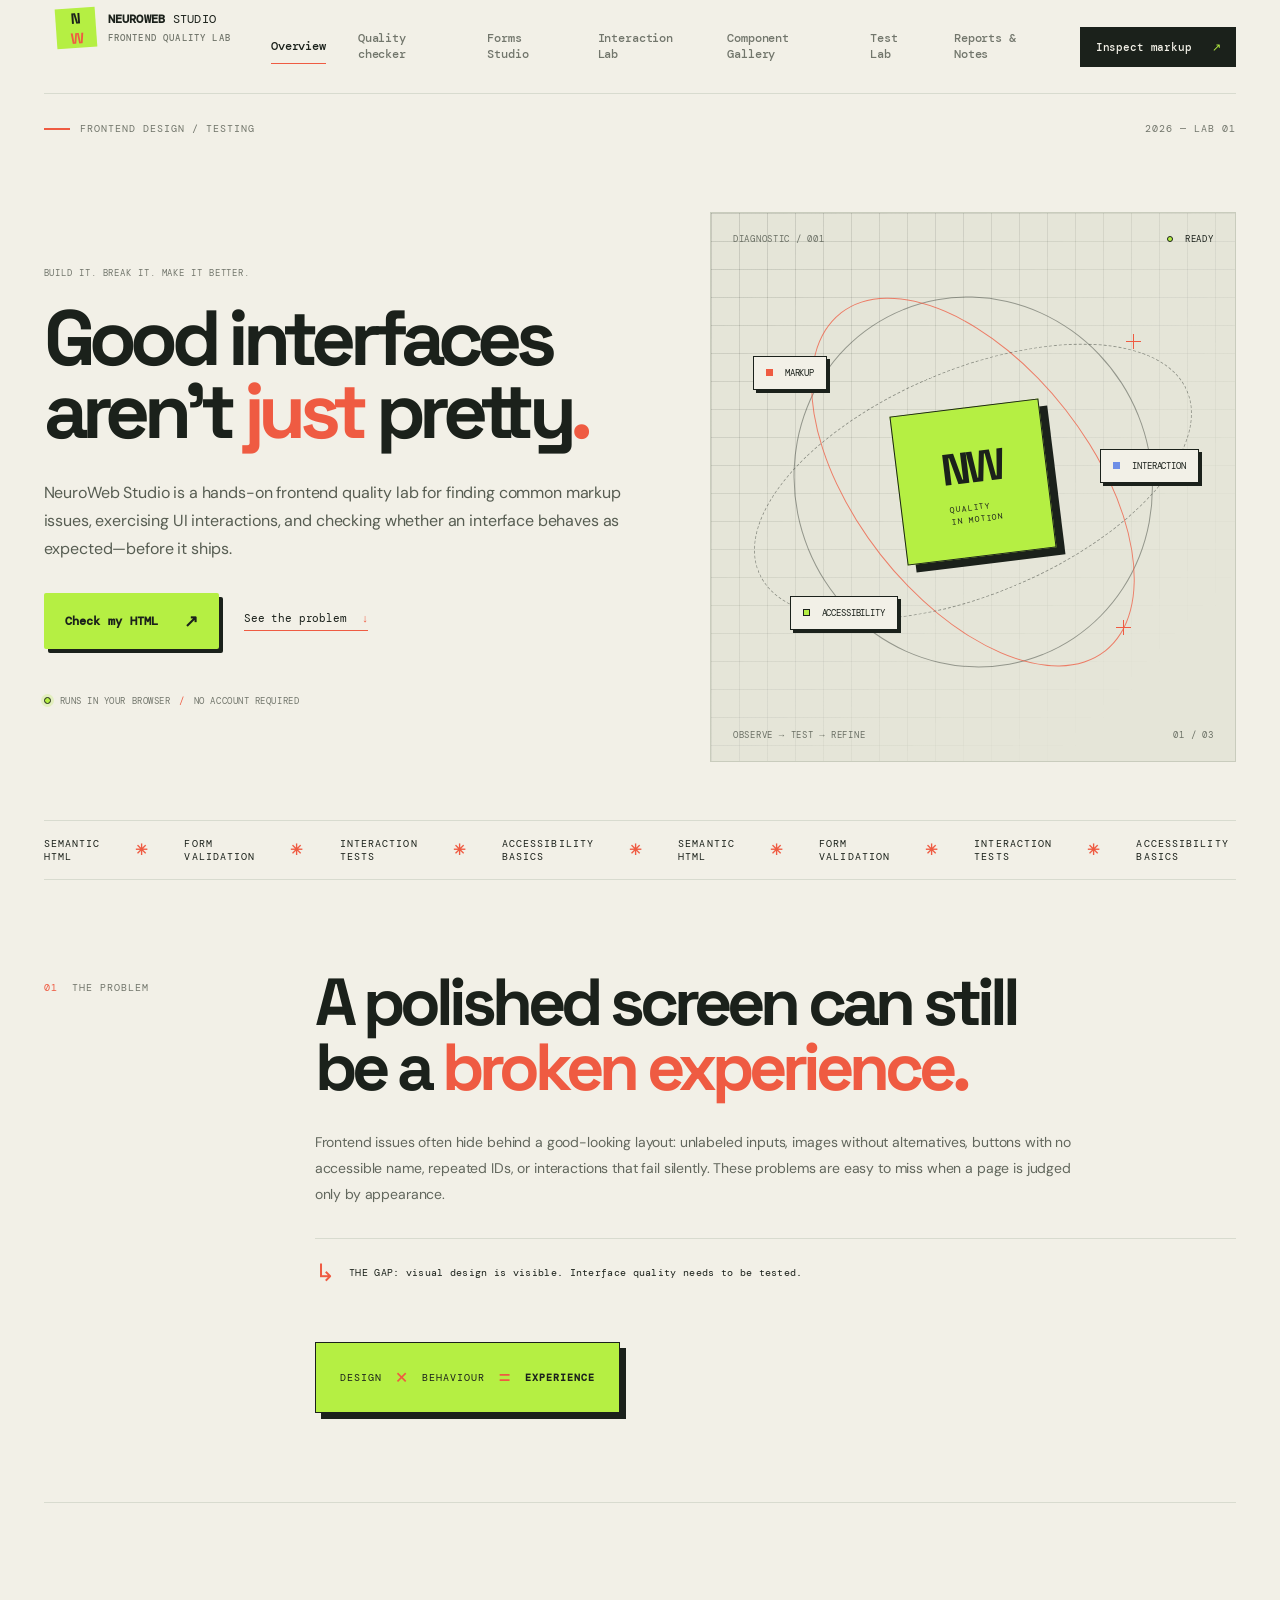
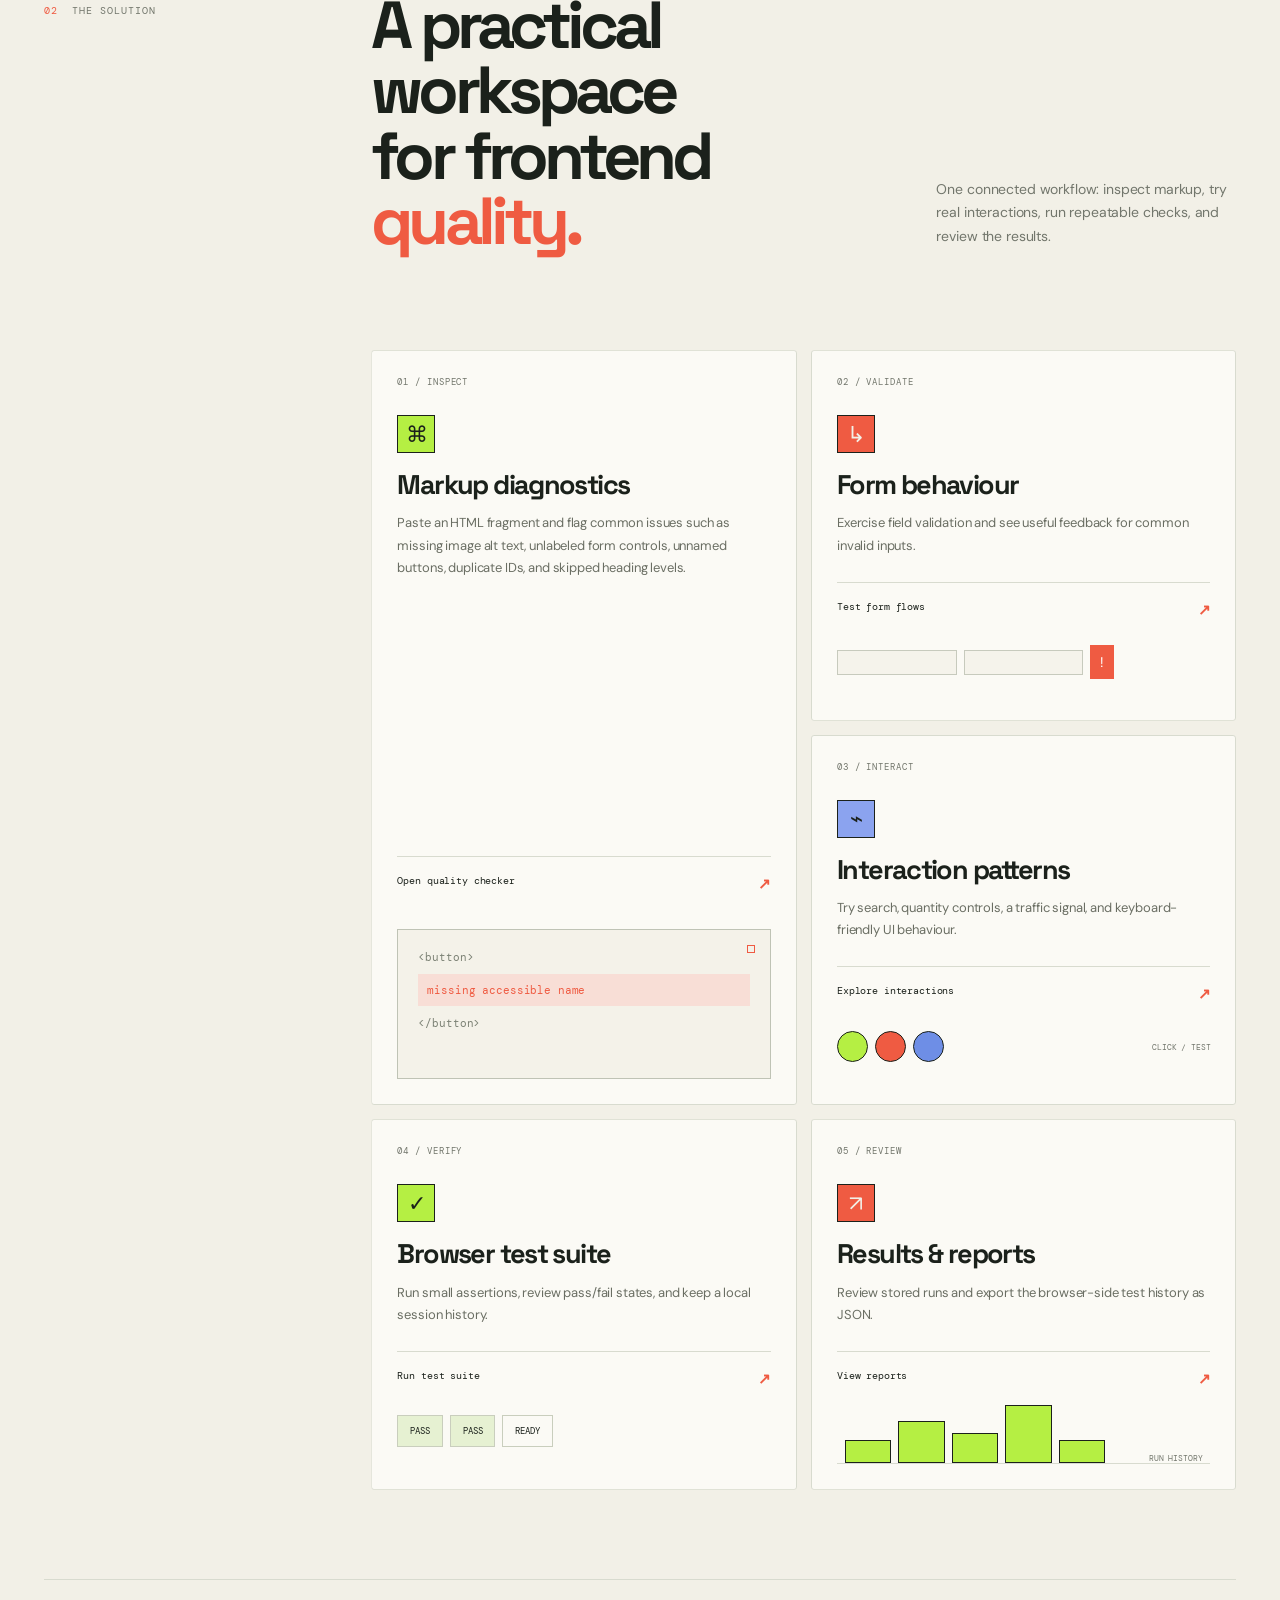
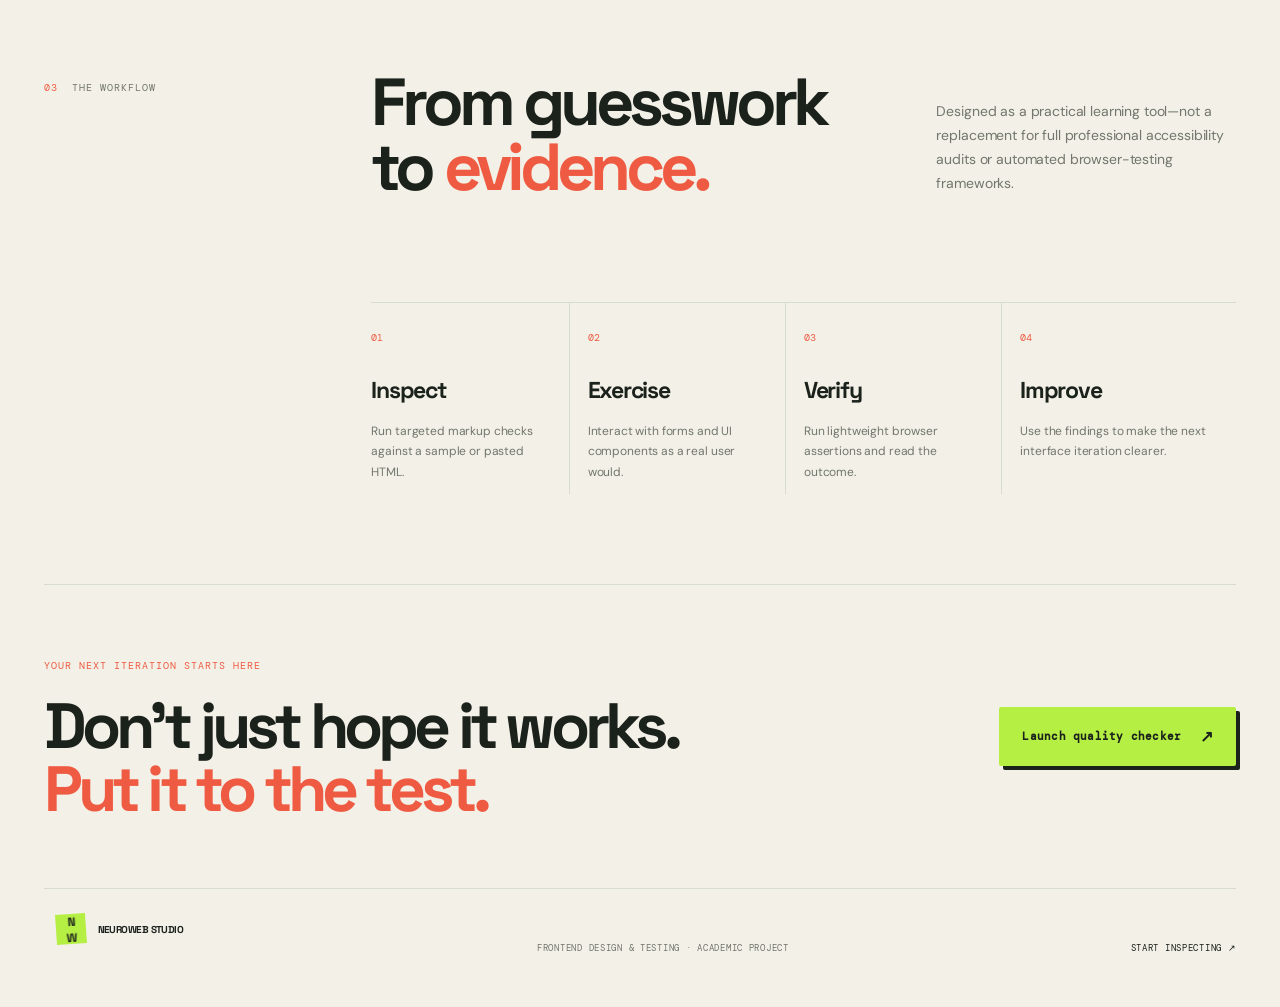
<file: index.html>
<!DOCTYPE html>
<html lang="en">
<head>
<meta charset="UTF-8"><meta name="viewport" content="width=device-width, initial-scale=1">
<meta name="description" content="NeuroWeb Studio helps frontend developers inspect markup, test interactions, and improve interface quality.">
<title>NeuroWeb Studio — Frontend Quality Lab</title>
<link rel="preconnect" href="https://fonts.googleapis.com"><link rel="preconnect" href="https://fonts.gstatic.com" crossorigin>
<link href="https://fonts.googleapis.com/css2?family=DM+Mono:wght@400;500&family=DM+Sans:wght@400;500;600;700&family=Space+Grotesk:wght@400;500;600;700&display=swap" rel="stylesheet">
<link rel="stylesheet" href="assets/styles.css"><script defer src="assets/app.js"></script>
</head><body class="editorial-home">
<div class="site-shell">
<header class="site-header"><a class="brand brand-editorial" href="index.html"><span class="brand-mark">N<span>W</span></span><span>NEUROWEB <b>STUDIO</b><small>FRONTEND QUALITY LAB</small></span></a><nav class="top-nav" aria-label="Main navigation"><a class="active" href="index.html">Overview</a><a href="pages/quality-checker.html">Quality checker</a><a href="pages/forms.html">Forms Studio</a><a href="pages/interactions.html">Interaction Lab</a><a href="pages/components.html">Component Gallery</a><a href="pages/test-lab.html">Test Lab</a><a href="pages/reports.html">Reports &amp; Notes</a></nav><a class="header-cta" href="pages/quality-checker.html">Inspect markup <span>↗</span></a></header>
<main>
<section class="editorial-hero">
<div class="hero-index"><span class="index-line"></span> FRONTEND DESIGN / TESTING <span class="hero-year">2026 — LAB 01</span></div>
<div class="hero-grid"><div class="hero-main"><p class="eyebrow editorial-eyebrow">BUILD IT. BREAK IT. MAKE IT BETTER.</p><h1 class="kinetic-title">Good interfaces<br>aren’t <em>just</em> pretty<span class="period">.</span></h1><p class="hero-description">NeuroWeb Studio is a hands-on frontend quality lab for finding common markup issues, exercising UI interactions, and checking whether an interface behaves as expected—before it ships.</p><div class="hero-actions"><a class="btn btn-primary" href="pages/quality-checker.html">Check my HTML <span>↗</span></a><a class="text-link" href="#the-problem">See the problem <span>↓</span></a></div><div class="hero-footnote"><span class="status-pip"></span> RUNS IN YOUR BROWSER <span class="footnote-sep">/</span> NO ACCOUNT REQUIRED</div></div>
<div class="hero-visual" aria-label="Abstract frontend diagnostics graphic"><div class="visual-top"><span>DIAGNOSTIC / 001</span><span class="visual-live"><i></i> READY</span></div><div class="orbit orbit-a"></div><div class="orbit orbit-b"></div><div class="orbit orbit-c"></div><div class="crosshair crosshair-one"></div><div class="crosshair crosshair-two"></div><div class="visual-core"><span>NW</span><small>QUALITY<br>IN MOTION</small></div><div class="visual-tag tag-a"><span class="tag-square"></span> MARKUP</div><div class="visual-tag tag-b"><span class="tag-square tag-red"></span> INTERACTION</div><div class="visual-tag tag-c"><span class="tag-square tag-lime"></span> ACCESSIBILITY</div><div class="visual-bottom"><span>OBSERVE → TEST → REFINE</span><span>01 / 03</span></div></div></div>
<div class="hero-ticker" aria-label="Project capabilities"><div class="ticker-track"><span>SEMANTIC HTML</span><b>✳</b><span>FORM VALIDATION</span><b>✳</b><span>INTERACTION TESTS</span><b>✳</b><span>ACCESSIBILITY BASICS</span><b>✳</b><span>SEMANTIC HTML</span><b>✳</b><span>FORM VALIDATION</span><b>✳</b><span>INTERACTION TESTS</span><b>✳</b><span>ACCESSIBILITY BASICS</span><b>✳</b></div></div>
</section>
<section class="problem-section" id="the-problem"><div class="section-index">01 <span>THE PROBLEM</span></div><div class="problem-copy"><h2>A polished screen can still be a <em>broken experience.</em></h2><p>Frontend issues often hide behind a good-looking layout: unlabeled inputs, images without alternatives, buttons with no accessible name, repeated IDs, or interactions that fail silently. These problems are easy to miss when a page is judged only by appearance.</p><div class="problem-note"><span class="note-symbol">↳</span><span>THE GAP: visual design is visible. Interface quality needs to be tested.</span></div></div><div class="problem-stamp"><span>DESIGN</span><span class="stamp-x">×</span><span>BEHAVIOUR</span><span class="stamp-equals">=</span><strong>EXPERIENCE</strong></div></section>
<section class="solution-section"><div class="section-index">02 <span>THE SOLUTION</span></div><div class="solution-head"><h2>A practical workspace<br>for frontend <em>quality.</em></h2><p>One connected workflow: inspect markup, try real interactions, run repeatable checks, and review the results.</p></div><div class="feature-grid"><a class="feature-card feature-main" href="pages/quality-checker.html"><span class="feature-number">01 / INSPECT</span><span class="feature-icon">⌘</span><h3>Markup diagnostics</h3><p>Paste an HTML fragment and flag common issues such as missing image alt text, unlabeled form controls, unnamed buttons, duplicate IDs, and skipped heading levels.</p><span class="feature-link">Open quality checker <b>↗</b></span><div class="feature-graphic graphic-code"><span>&lt;button&gt;</span><span class="code-alert">missing accessible name</span><span>&lt;/button&gt;</span><i></i></div></a><a class="feature-card" href="pages/forms.html"><span class="feature-number">02 / VALIDATE</span><span class="feature-icon icon-red">↳</span><h3>Form behaviour</h3><p>Exercise field validation and see useful feedback for common invalid inputs.</p><span class="feature-link">Test form flows <b>↗</b></span><div class="mini-form-art"><span></span><span></span><i>!</i></div></a><a class="feature-card" href="pages/interactions.html"><span class="feature-number">03 / INTERACT</span><span class="feature-icon icon-blue">⌁</span><h3>Interaction patterns</h3><p>Try search, quantity controls, a traffic signal, and keyboard-friendly UI behaviour.</p><span class="feature-link">Explore interactions <b>↗</b></span><div class="mini-interaction-art"><i></i><i></i><i></i><span>CLICK / TEST</span></div></a><a class="feature-card" href="pages/test-lab.html"><span class="feature-number">04 / VERIFY</span><span class="feature-icon icon-lime">✓</span><h3>Browser test suite</h3><p>Run small assertions, review pass/fail states, and keep a local session history.</p><span class="feature-link">Run test suite <b>↗</b></span><div class="mini-test-art"><span>PASS</span><span>PASS</span><span>READY</span></div></a><a class="feature-card" href="pages/reports.html"><span class="feature-number">05 / REVIEW</span><span class="feature-icon icon-red">↗</span><h3>Results & reports</h3><p>Review stored runs and export the browser-side test history as JSON.</p><span class="feature-link">View reports <b>↗</b></span><div class="mini-chart-art"><i></i><i></i><i></i><i></i><i></i><span>RUN HISTORY</span></div></a></div></section>
<section class="workflow-section"><div class="section-index">03 <span>THE WORKFLOW</span></div><div class="workflow-head"><h2>From guesswork<br>to <em>evidence.</em></h2><p>Designed as a practical learning tool—not a replacement for full professional accessibility audits or automated browser-testing frameworks.</p></div><div class="workflow-steps"><article><span>01</span><h3>Inspect</h3><p>Run targeted markup checks against a sample or pasted HTML.</p></article><article><span>02</span><h3>Exercise</h3><p>Interact with forms and UI components as a real user would.</p></article><article><span>03</span><h3>Verify</h3><p>Run lightweight browser assertions and read the outcome.</p></article><article><span>04</span><h3>Improve</h3><p>Use the findings to make the next interface iteration clearer.</p></article></div></section>
<section class="closing-cta"><div><span class="eyebrow">YOUR NEXT ITERATION STARTS HERE</span><h2>Don’t just hope it works.<br><em>Put it to the test.</em></h2></div><a class="btn btn-primary" href="pages/quality-checker.html">Launch quality checker <span>↗</span></a></section>
</main><footer class="site-footer"><a class="brand brand-footer" href="index.html"><span class="brand-mark">N<span>W</span></span><span>NEUROWEB <b>STUDIO</b></span></a><span>FRONTEND DESIGN & TESTING · ACADEMIC PROJECT</span><a href="pages/quality-checker.html">START INSPECTING ↗</a></footer>
</div><div class="toast" id="toast" role="status" aria-live="polite"></div></body></html>
</file>
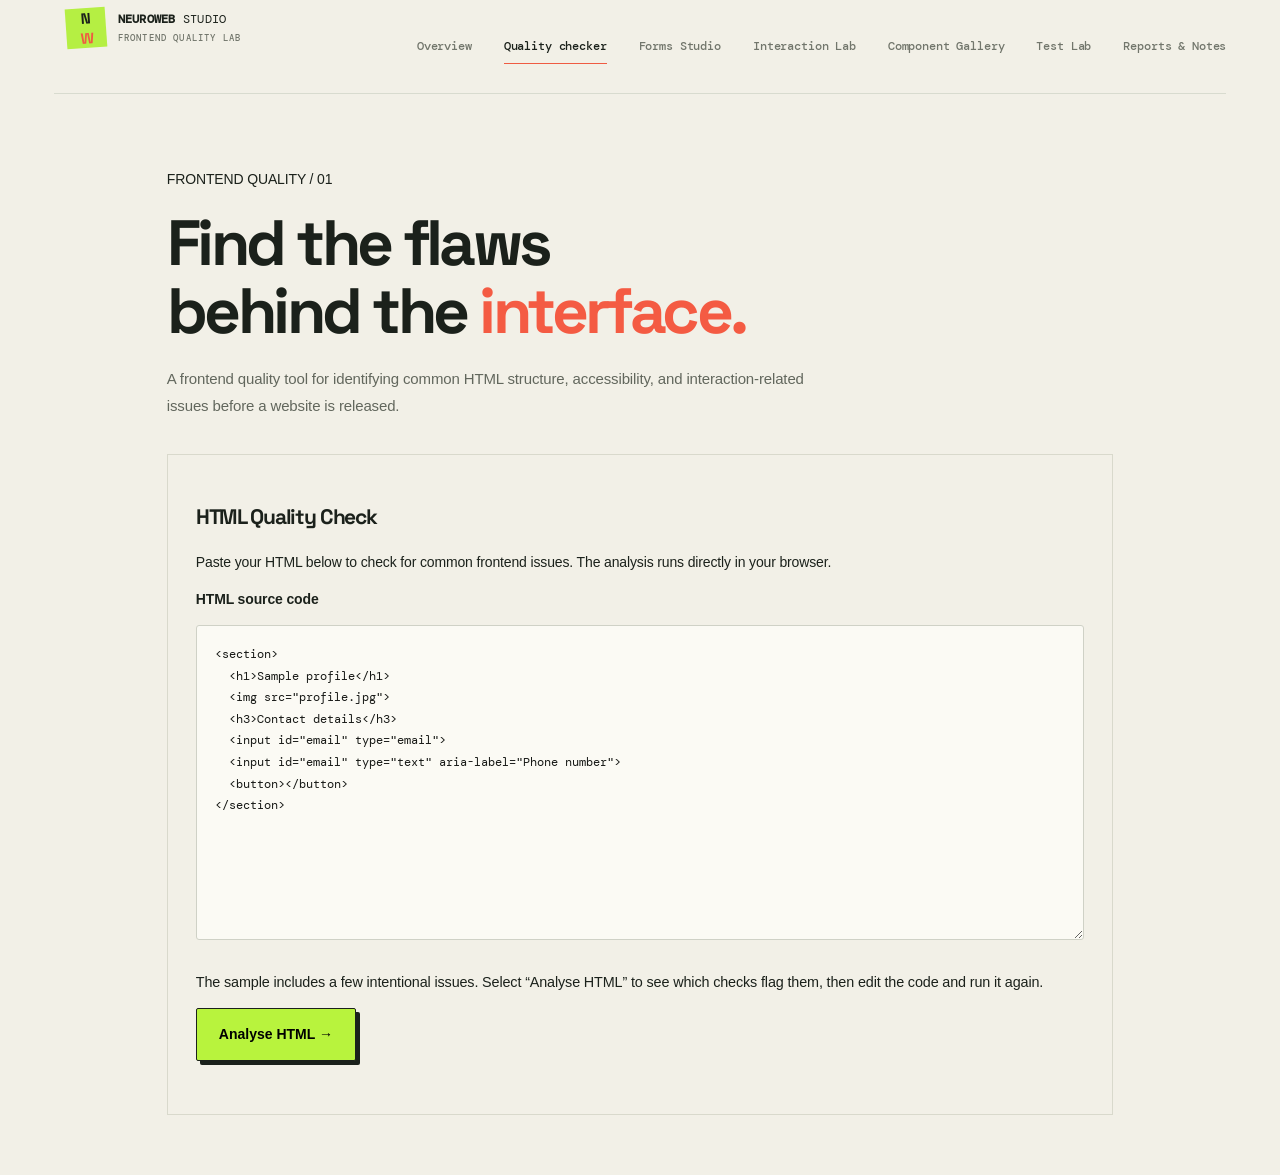
<file: pages/assignment-map.html>
<!DOCTYPE html><html lang="en"><head><meta charset="UTF-8"><meta http-equiv="refresh" content="0; url=quality-checker.html"><meta name="viewport" content="width=device-width, initial-scale=1"><title>Quality Checker — NeuroWeb Studio</title><link rel="canonical" href="quality-checker.html"></head><body><p>This page has moved to <a href="quality-checker.html">Quality Checker</a>.</p></body></html>
</file>
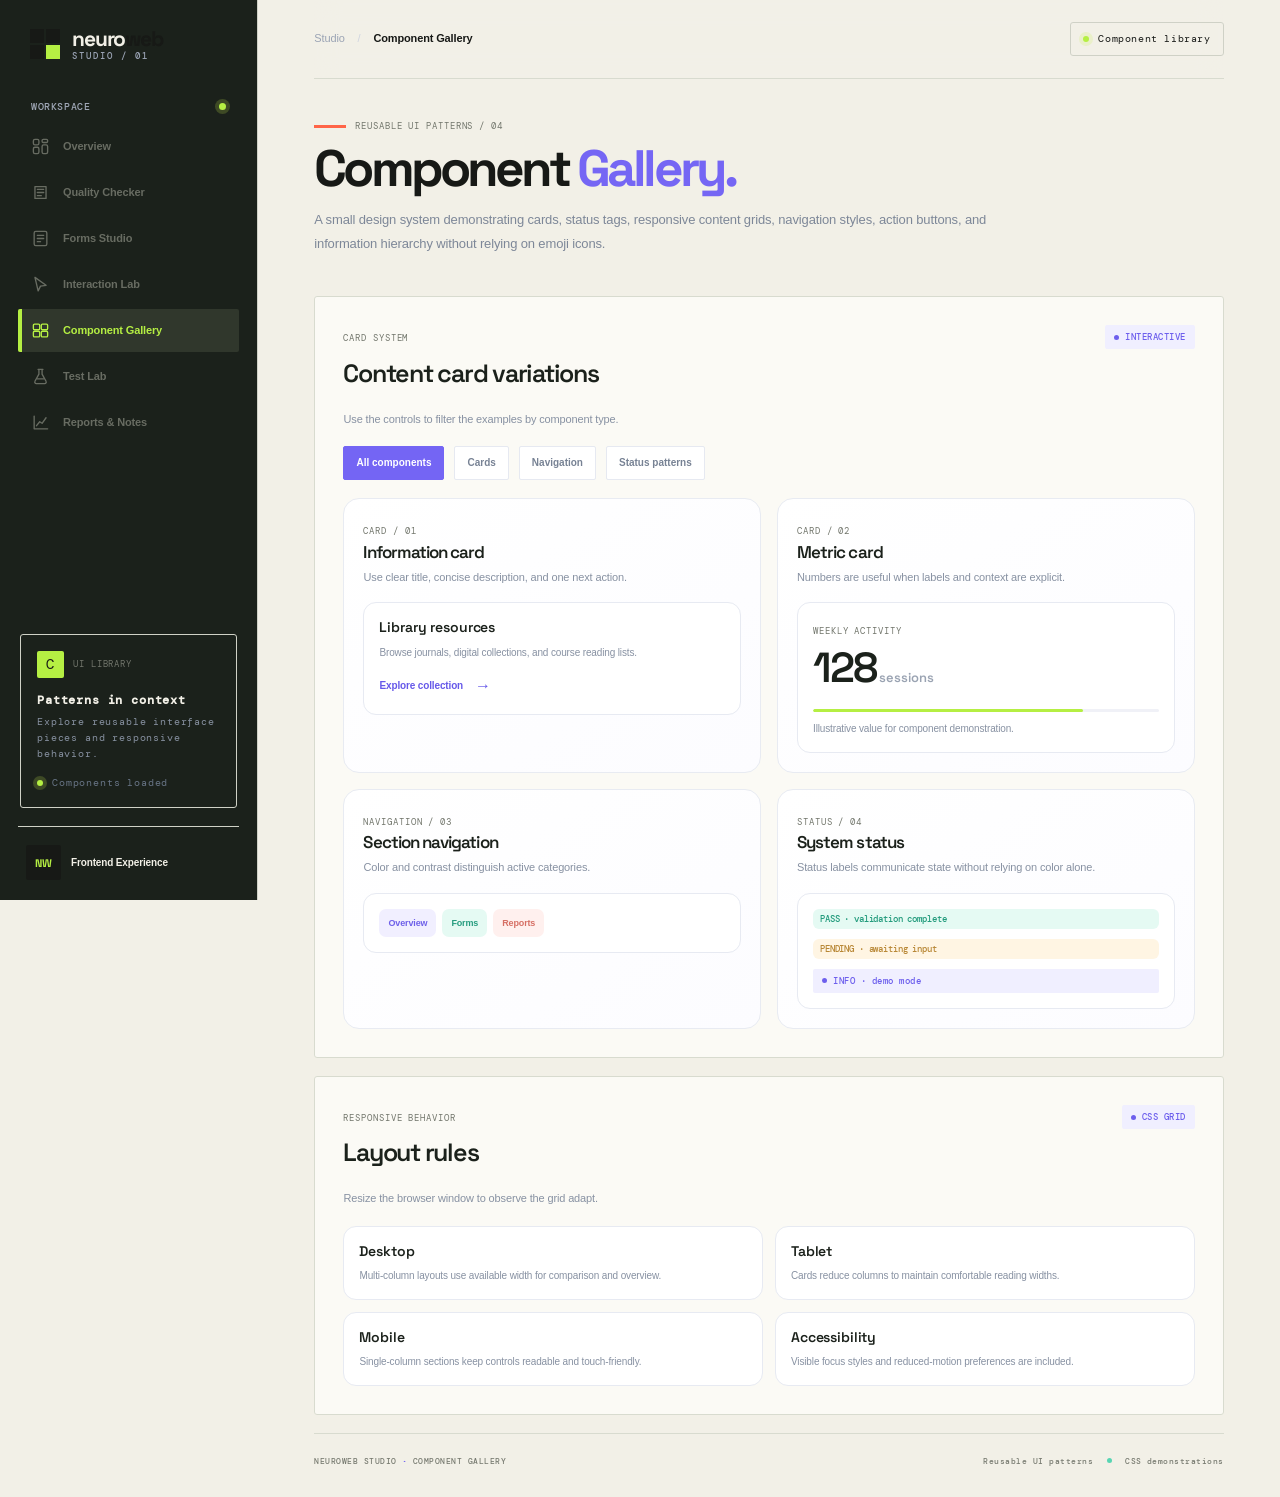
<file: pages/components.html>
<!DOCTYPE html><html lang="en"><head><meta charset="UTF-8"><meta name="viewport" content="width=device-width,initial-scale=1"><title>Component Gallery | NeuroWeb</title><link href="https://fonts.googleapis.com/css2?family=DM+Mono:wght@400;500&family=Manrope:wght@400;500;600;700;800&family=Space+Grotesk:wght@400;500;600;700&display=swap" rel="stylesheet"><link rel="stylesheet" href="../assets/styles.css"><script defer src="../assets/app.js"></script></head><body><div class="layout"><aside class="sidebar"><a class="brand" href="../index.html"><span class="brand-symbol"><i></i><i></i><i></i><i></i></span><span>neuro<span>web</span><small>STUDIO / 01</small></span></a><div class="workspace-label">WORKSPACE <span class="live-dot"></span></div><nav class="nav"><a class="nav-link" href="../index.html"><svg viewBox="0 0 24 24"><rect x="3" y="3" width="7" height="7" rx="2"/><rect x="14" y="3" width="7" height="4" rx="1.5"/><rect x="14" y="10" width="7" height="11" rx="2"/><rect x="3" y="13" width="7" height="8" rx="2"/></svg>Overview</a><a class="nav-link" href="quality-checker.html"><svg viewBox="0 0 24 24"><path d="M5 4.5h14v15H5z"/><path d="M8 8h8M8 12h8M8 16h5"/></svg>Quality Checker </a><a class="nav-link" href="forms.html"><svg viewBox="0 0 24 24"><rect x="4" y="3" width="16" height="18" rx="2"/><path d="M8 8h8M8 12h8M8 16h4"/></svg>Forms Studio</a><a class="nav-link" href="interactions.html"><svg viewBox="0 0 24 24"><path d="M5 3l14 10-7 1-3 6z"/></svg>Interaction Lab</a><a class="nav-link active" href="components.html"><svg viewBox="0 0 24 24"><rect x="3" y="4" width="8" height="7" rx="1.5"/><rect x="13" y="4" width="8" height="7" rx="1.5"/><rect x="3" y="13" width="8" height="7" rx="1.5"/><rect x="13" y="13" width="8" height="7" rx="1.5"/></svg>Component Gallery</a><a class="nav-link" href="test-lab.html"><svg viewBox="0 0 24 24"><path d="M9 3h6M10 3v6l-5 9a2 2 0 0 0 2 3h10a2 2 0 0 0 2-3l-5-9V3"/><path d="M8 15h8"/></svg>Test Lab</a><a class="nav-link" href="reports.html"><svg viewBox="0 0 24 24"><path d="M4 20V4M4 20h17"/><path d="M7 16l4-5 3 2 5-7"/></svg>Reports & Notes</a></nav><div class="sidebar-spacer"></div><div class="side-status"><div class="status-head"><span class="status-icon">C</span><span class="eyebrow">UI LIBRARY</span></div><strong>Patterns in context</strong><p>Explore reusable interface pieces and responsive behavior.</p><div class="status-line"><i></i> Components loaded</div></div><div class="sidebar-foot"><span class="avatar">NW</span><div><strong>Frontend Experience</strong></div></div></aside><main class="main"><header class="topbar"><button class="mobile-menu" id="mobileMenu" aria-label="Open navigation"><svg viewBox="0 0 24 24"><path d="M4 6h16M4 12h16M4 18h16"/></svg></button><div class="crumb">Studio <span>/</span> <strong>Component Gallery</strong></div><div class="topbar-right"><span class="system-pill"><i></i> Component library</span></div></header><section class="page-head section-enter"><div class="eyebrow overline"><span></span> REUSABLE UI PATTERNS / 04</div><h1 class="page-title">Component <em style="font-style:normal;color:#7566f4">Gallery.</em></h1><p>A small design system demonstrating cards, status tags, responsive content grids, navigation styles, action buttons, and information hierarchy without relying on emoji icons.</p></section><section class="content-panel"><div class="panel-head"><div><span class="eyebrow">CARD SYSTEM</span><h2>Content card variations</h2><p>Use the controls to filter the examples by component type.</p></div><span class="badge">INTERACTIVE</span></div><div class="filter-row"><button class="filter-chip active" data-filter="all">All components</button><button class="filter-chip" data-filter="cards">Cards</button><button class="filter-chip" data-filter="navigation">Navigation</button><button class="filter-chip" data-filter="status">Status patterns</button></div><div class="demo-grid"><article class="demo-card" data-category="cards"><span class="eyebrow">CARD / 01</span><h3>Information card</h3><p>Use clear title, concise description, and one next action.</p><div class="sample-card"><h4>Library resources</h4><p>Browse journals, digital collections, and course reading lists.</p><div class="module-link" style="margin-top:12px">Explore collection <b>→</b></div></div></article><article class="demo-card" data-category="cards"><span class="eyebrow">CARD / 02</span><h3>Metric card</h3><p>Numbers are useful when labels and context are explicit.</p><div class="sample-card"><span class="eyebrow">WEEKLY ACTIVITY</span><div class="report-number">128<small> sessions</small></div><div class="stat-line"><i style="width:78%"></i></div><p style="margin-top:8px">Illustrative value for component demonstration.</p></div></article><article class="demo-card" data-category="navigation"><span class="eyebrow">NAVIGATION / 03</span><h3>Section navigation</h3><p>Color and contrast distinguish active categories.</p><div class="sample-card"><div class="sample-nav"><span>Overview</span><span>Forms</span><span>Reports</span></div></div></article><article class="demo-card" data-category="status"><span class="eyebrow">STATUS / 04</span><h3>System status</h3><p>Status labels communicate state without relying on color alone.</p><div class="sample-card" style="display:grid;gap:10px"><span class="status-ok">PASS · validation complete</span><span class="status-pending">PENDING · awaiting input</span><span class="badge">INFO · demo mode</span></div></article></div></section><section class="content-panel"><div class="panel-head"><div><span class="eyebrow">RESPONSIVE BEHAVIOR</span><h2>Layout rules</h2><p>Resize the browser window to observe the grid adapt.</p></div><span class="badge">CSS GRID</span></div><div class="component-samples"><div class="sample-card"><h4>Desktop</h4><p>Multi-column layouts use available width for comparison and overview.</p></div><div class="sample-card"><h4>Tablet</h4><p>Cards reduce columns to maintain comfortable reading widths.</p></div><div class="sample-card"><h4>Mobile</h4><p>Single-column sections keep controls readable and touch-friendly.</p></div><div class="sample-card"><h4>Accessibility</h4><p>Visible focus styles and reduced-motion preferences are included.</p></div></div></section><footer class="footer"><span>NEUROWEB STUDIO <b>·</b> COMPONENT GALLERY</span><span>Reusable UI patterns <span class="footer-dot"></span> CSS demonstrations</span></footer></main></div><div class="toast" id="toast"></div></body></html>
</file>
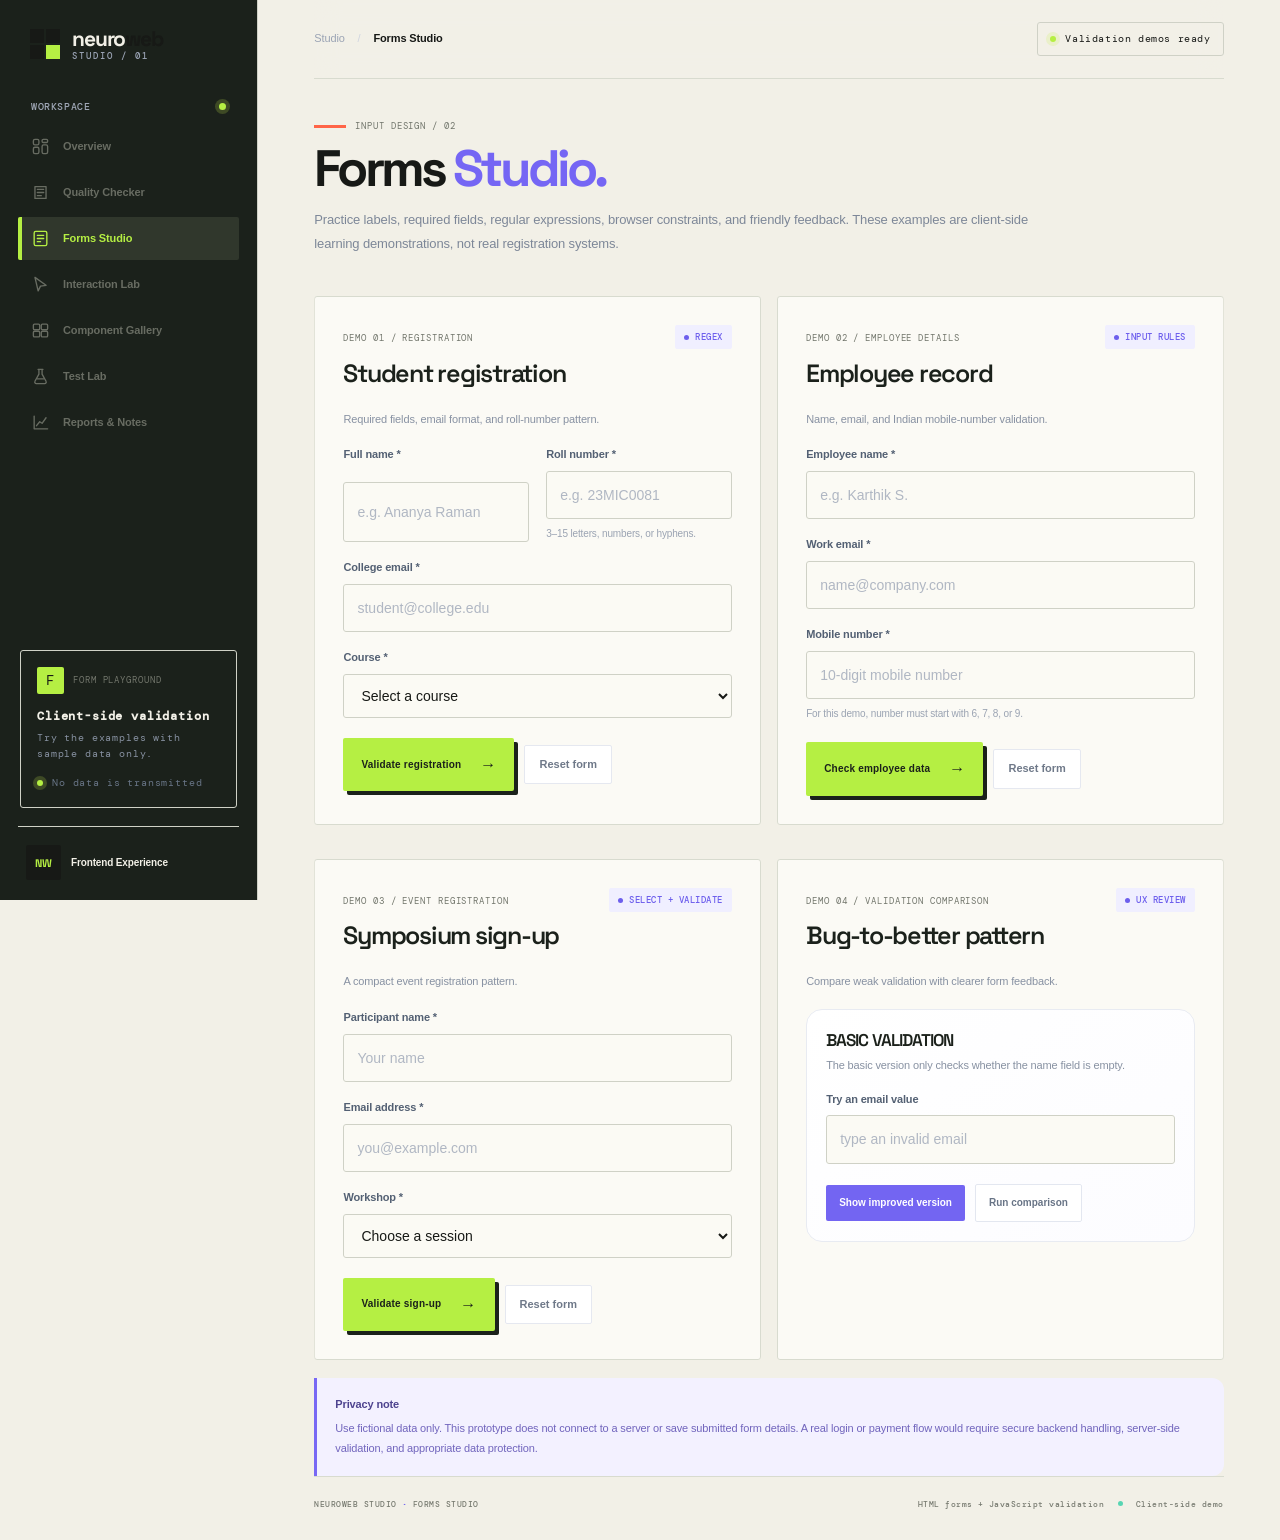
<file: pages/forms.html>
<!DOCTYPE html><html lang="en"><head><meta charset="UTF-8"><meta name="viewport" content="width=device-width,initial-scale=1"><title>Forms Studio | NeuroWeb</title><link href="https://fonts.googleapis.com/css2?family=DM+Mono:wght@400;500&family=Manrope:wght@400;500;600;700;800&family=Space+Grotesk:wght@400;500;600;700&display=swap" rel="stylesheet"><link rel="stylesheet" href="../assets/styles.css"><script defer src="../assets/app.js"></script></head><body><div class="layout"><aside class="sidebar"><a class="brand" href="../index.html"><span class="brand-symbol"><i></i><i></i><i></i><i></i></span><span>neuro<span>web</span><small>STUDIO / 01</small></span></a><div class="workspace-label">WORKSPACE <span class="live-dot"></span></div><nav class="nav"><a class="nav-link" href="../index.html"><svg viewBox="0 0 24 24"><rect x="3" y="3" width="7" height="7" rx="2"/><rect x="14" y="3" width="7" height="4" rx="1.5"/><rect x="14" y="10" width="7" height="11" rx="2"/><rect x="3" y="13" width="7" height="8" rx="2"/></svg>Overview</a><a class="nav-link" href="quality-checker.html"><svg viewBox="0 0 24 24"><path d="M5 4.5h14v15H5z"/><path d="M8 8h8M8 12h8M8 16h5"/></svg>Quality Checker </a><a class="nav-link active" href="forms.html"><svg viewBox="0 0 24 24"><rect x="4" y="3" width="16" height="18" rx="2"/><path d="M8 8h8M8 12h8M8 16h4"/></svg>Forms Studio</a><a class="nav-link" href="interactions.html"><svg viewBox="0 0 24 24"><path d="M5 3l14 10-7 1-3 6z"/></svg>Interaction Lab</a><a class="nav-link" href="components.html"><svg viewBox="0 0 24 24"><rect x="3" y="4" width="8" height="7" rx="1.5"/><rect x="13" y="4" width="8" height="7" rx="1.5"/><rect x="3" y="13" width="8" height="7" rx="1.5"/><rect x="13" y="13" width="8" height="7" rx="1.5"/></svg>Component Gallery</a><a class="nav-link" href="test-lab.html"><svg viewBox="0 0 24 24"><path d="M9 3h6M10 3v6l-5 9a2 2 0 0 0 2 3h10a2 2 0 0 0 2-3l-5-9V3"/><path d="M8 15h8"/></svg>Test Lab</a><a class="nav-link" href="reports.html"><svg viewBox="0 0 24 24"><path d="M4 20V4M4 20h17"/><path d="M7 16l4-5 3 2 5-7"/></svg>Reports & Notes</a></nav><div class="sidebar-spacer"></div><div class="side-status"><div class="status-head"><span class="status-icon">F</span><span class="eyebrow">FORM PLAYGROUND</span></div><strong>Client-side validation</strong><p>Try the examples with sample data only.</p><div class="status-line"><i></i> No data is transmitted</div></div><div class="sidebar-foot"><span class="avatar">NW</span><div><strong>Frontend Experience</strong></div></div></aside><main class="main"><header class="topbar"><button class="mobile-menu" id="mobileMenu" aria-label="Open navigation"><svg viewBox="0 0 24 24"><path d="M4 6h16M4 12h16M4 18h16"/></svg></button><div class="crumb">Studio <span>/</span> <strong>Forms Studio</strong></div><div class="topbar-right"><span class="system-pill"><i></i> Validation demos ready</span></div></header><section class="page-head section-enter"><div class="eyebrow overline"><span></span> INPUT DESIGN / 02</div><h1 class="page-title">Forms <em style="font-style:normal;color:#7566f4">Studio.</em></h1><p>Practice labels, required fields, regular expressions, browser constraints, and friendly feedback. These examples are client-side learning demonstrations, not real registration systems.</p></section><div class="demo-grid">
<section class="content-panel"><div class="panel-head"><div><span class="eyebrow">DEMO 01 / REGISTRATION</span><h2>Student registration</h2><p>Required fields, email format, and roll-number pattern.</p></div><span class="badge">REGEX</span></div><form data-form="student" novalidate><div class="form-grid"><div class="field"><label for="studentName">Full name *</label><input id="studentName" name="name" placeholder="e.g. Ananya Raman" required></div><div class="field"><label for="studentRoll">Roll number *</label><input id="studentRoll" name="roll" placeholder="e.g. 23MIC0081" required><small>3–15 letters, numbers, or hyphens.</small></div><div class="field full"><label for="studentEmail">College email *</label><input id="studentEmail" name="email" type="email" placeholder="student@college.edu" required></div><div class="field full"><label for="studentCourse">Course *</label><select id="studentCourse" name="course" required><option value="">Select a course</option><option>B.Tech Computer Science</option><option>B.Tech Information Technology</option><option>BCA</option><option>MCA</option></select></div></div><div class="form-actions"><button class="btn btn-primary" type="submit">Validate registration <span>→</span></button><button class="btn-small" type="button" data-reset-form>Reset form</button></div><div class="feedback" data-feedback role="status"></div></form></section>
<section class="content-panel"><div class="panel-head"><div><span class="eyebrow">DEMO 02 / EMPLOYEE DETAILS</span><h2>Employee record</h2><p>Name, email, and Indian mobile-number validation.</p></div><span class="badge">INPUT RULES</span></div><form data-form="employee" novalidate><div class="form-grid"><div class="field full"><label for="employeeName">Employee name *</label><input id="employeeName" name="name" placeholder="e.g. Karthik S." required></div><div class="field full"><label for="employeeEmail">Work email *</label><input id="employeeEmail" name="email" type="email" placeholder="name@company.com" required></div><div class="field full"><label for="employeePhone">Mobile number *</label><input id="employeePhone" name="phone" inputmode="numeric" maxlength="10" placeholder="10-digit mobile number" required><small>For this demo, number must start with 6, 7, 8, or 9.</small></div></div><div class="form-actions"><button class="btn btn-primary" type="submit">Check employee data <span>→</span></button><button class="btn-small" type="button" data-reset-form>Reset form</button></div><div class="feedback" data-feedback role="status"></div></form></section>
<section class="content-panel"><div class="panel-head"><div><span class="eyebrow">DEMO 03 / EVENT REGISTRATION</span><h2>Symposium sign-up</h2><p>A compact event registration pattern.</p></div><span class="badge">SELECT + VALIDATE</span></div><form data-form="event" novalidate><div class="form-grid"><div class="field full"><label for="eventName">Participant name *</label><input id="eventName" name="name" placeholder="Your name" required></div><div class="field full"><label for="eventEmail">Email address *</label><input id="eventEmail" name="email" type="email" placeholder="you@example.com" required></div><div class="field full"><label for="eventChoice">Workshop *</label><select id="eventChoice" name="event" required><option value="">Choose a session</option><option>UI/UX Design Sprint</option><option>Frontend Engineering</option><option>Web Accessibility</option><option>JavaScript Essentials</option></select></div></div><div class="form-actions"><button class="btn btn-primary" type="submit">Validate sign-up <span>→</span></button><button class="btn-small" type="button" data-reset-form>Reset form</button></div><div class="feedback" data-feedback role="status"></div></form></section>
<section class="content-panel"><div class="panel-head"><div><span class="eyebrow">DEMO 04 / VALIDATION COMPARISON</span><h2>Bug-to-better pattern</h2><p>Compare weak validation with clearer form feedback.</p></div><span class="badge">UX REVIEW</span></div><div id="bugDemo" class="demo-card"><h3 id="bugMode">BASIC VALIDATION</h3><p id="bugDemoText">The basic version only checks whether the name field is empty.</p><div class="field"><label for="bugEmail">Try an email value</label><input id="bugEmail" type="text" placeholder="type an invalid email"></div><div class="form-actions"><button class="demo-button" id="toggleBug" type="button">Show improved version</button><button class="demo-button ghost" type="button" id="checkBug">Run comparison</button></div><div class="feedback" id="bugFeedback" role="status"></div></div></section>
</div><div class="note-box"><strong>Privacy note</strong>Use fictional data only. This prototype does not connect to a server or save submitted form details. A real login or payment flow would require secure backend handling, server-side validation, and appropriate data protection.</div><footer class="footer"><span>NEUROWEB STUDIO <b>·</b> FORMS STUDIO</span><span>HTML forms + JavaScript validation <span class="footer-dot"></span> Client-side demo</span></footer></main></div><div class="toast" id="toast"></div><script>document.addEventListener('DOMContentLoaded',()=>{const c=document.querySelector('#checkBug');c?.addEventListener('click',()=>{const improved=document.querySelector('#bugDemo').classList.contains('improved'),v=document.querySelector('#bugEmail').value.trim(),out=document.querySelector('#bugFeedback');if(improved){if(!/^[^\\s@]+@[^\\s@]+\\.[^\\s@]{2,}$/.test(v)){out.textContent='Improved check: enter a valid email address.';out.className='feedback show error'}else{out.textContent='Improved check passed. This is still only browser-side validation.';out.className='feedback show success'}}else{out.textContent=v?'Basic check passed because the field is not empty—even if the email is malformed.':'Basic check failed: field is empty.';out.className='feedback show '+(v?'success':'error')}})});</script></body></html>
</file>
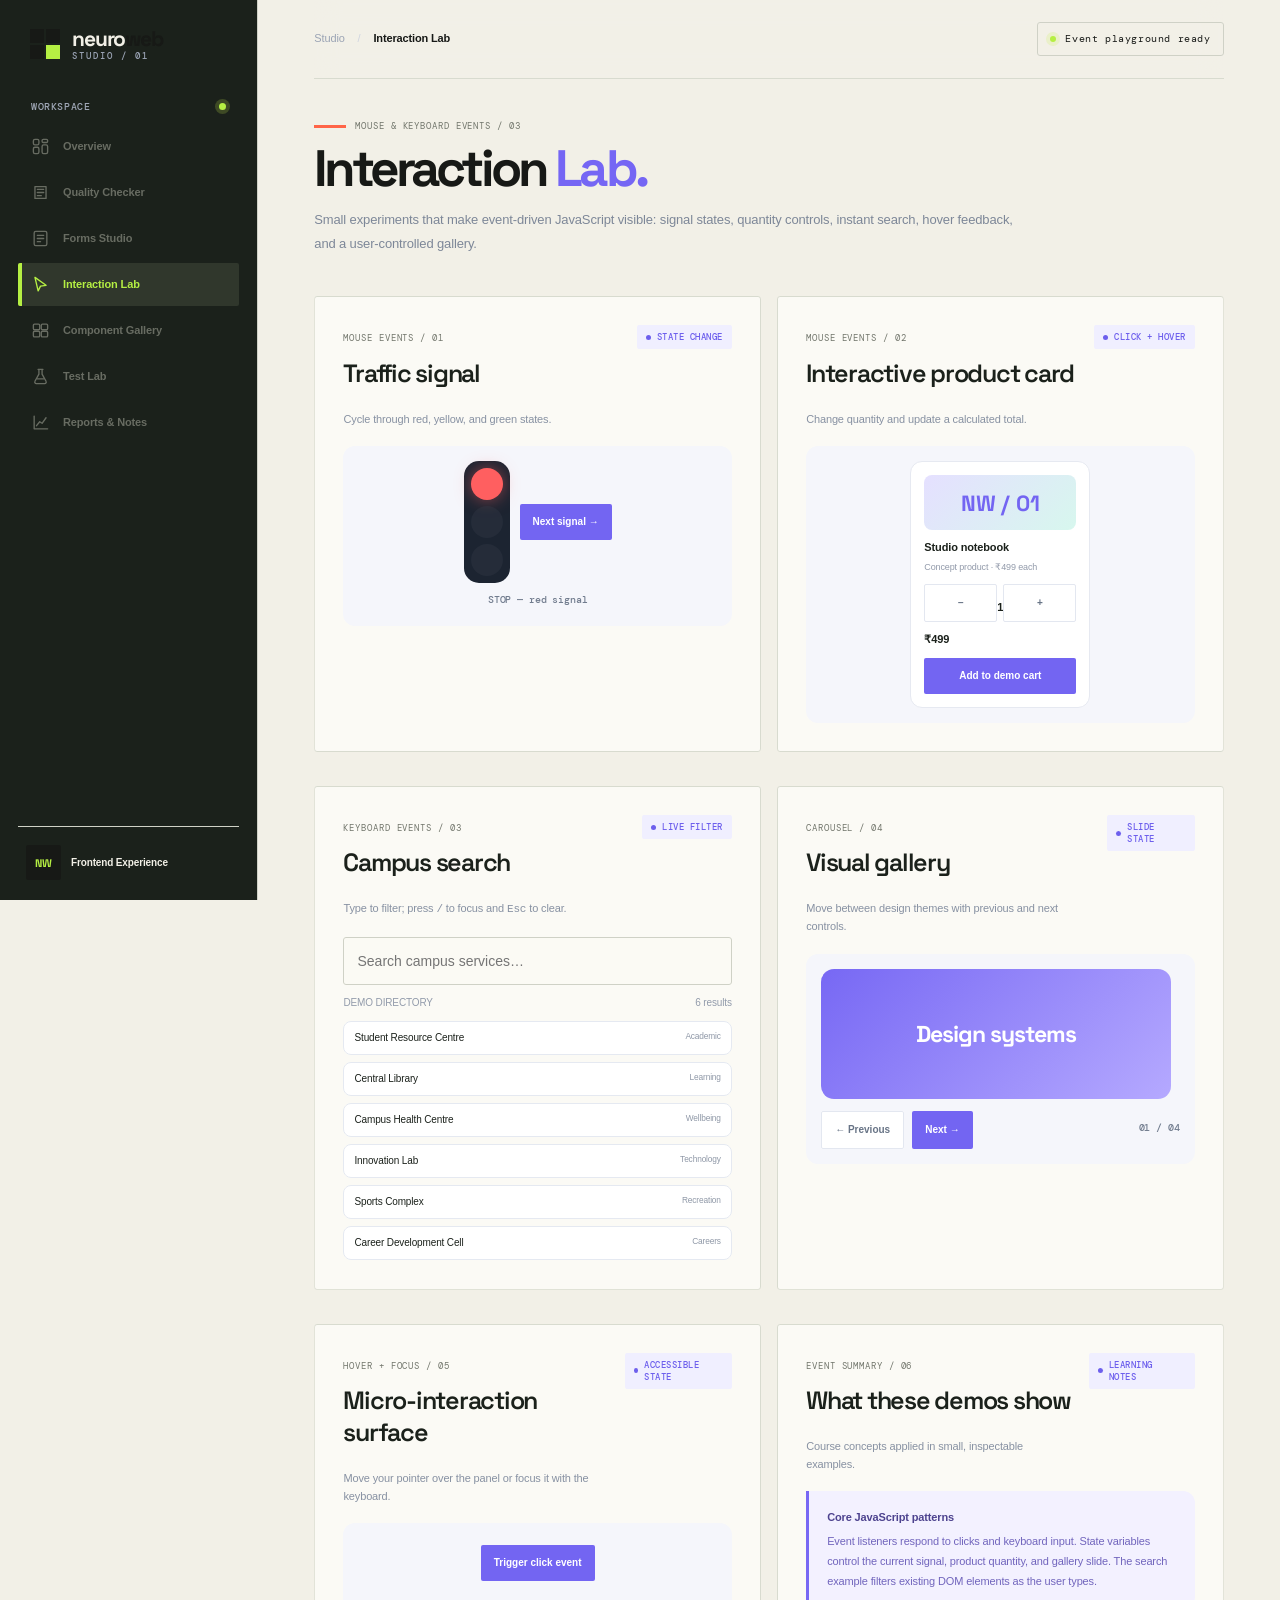
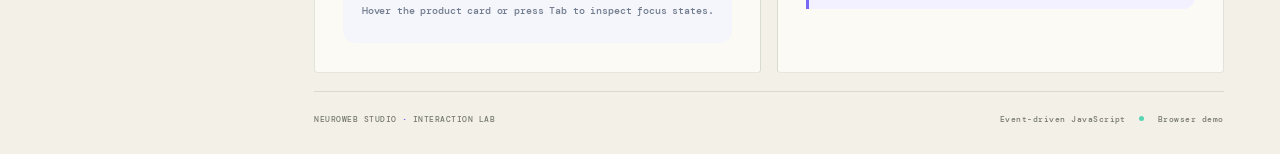
<file: pages/interactions.html>
<!DOCTYPE html><html lang="en"><head><meta charset="UTF-8"><meta name="viewport" content="width=device-width,initial-scale=1"><title>Interaction Lab | NeuroWeb</title><link href="https://fonts.googleapis.com/css2?family=DM+Mono:wght@400;500&family=Manrope:wght@400;500;600;700;800&family=Space+Grotesk:wght@400;500;600;700&display=swap" rel="stylesheet"><link rel="stylesheet" href="../assets/styles.css"><script defer src="../assets/app.js"></script></head><body><div class="layout"><aside class="sidebar"><a class="brand" href="../index.html"><span class="brand-symbol"><i></i><i></i><i></i><i></i></span><span>neuro<span>web</span><small>STUDIO / 01</small></span></a><div class="workspace-label">WORKSPACE <span class="live-dot"></span></div><nav class="nav"><a class="nav-link" href="../index.html"><svg viewBox="0 0 24 24"><rect x="3" y="3" width="7" height="7" rx="2"/><rect x="14" y="3" width="7" height="4" rx="1.5"/><rect x="14" y="10" width="7" height="11" rx="2"/><rect x="3" y="13" width="7" height="8" rx="2"/></svg>Overview</a><a class="nav-link" href="quality-checker.html"><svg viewBox="0 0 24 24"><path d="M5 4.5h14v15H5z"/><path d="M8 8h8M8 12h8M8 16h5"/></svg>Quality Checker </a><a class="nav-link" href="forms.html"><svg viewBox="0 0 24 24"><rect x="4" y="3" width="16" height="18" rx="2"/><path d="M8 8h8M8 12h8M8 16h4"/></svg>Forms Studio</a><a class="nav-link active" href="interactions.html"><svg viewBox="0 0 24 24"><path d="M5 3l14 10-7 1-3 6z"/></svg>Interaction Lab</a><a class="nav-link" href="components.html"><svg viewBox="0 0 24 24"><rect x="3" y="4" width="8" height="7" rx="1.5"/><rect x="13" y="4" width="8" height="7" rx="1.5"/><rect x="3" y="13" width="8" height="7" rx="1.5"/><rect x="13" y="13" width="8" height="7" rx="1.5"/></svg>Component Gallery</a><a class="nav-link" href="test-lab.html"><svg viewBox="0 0 24 24"><path d="M9 3h6M10 3v6l-5 9a2 2 0 0 0 2 3h10a2 2 0 0 0 2-3l-5-9V3"/><path d="M8 15h8"/></svg>Test Lab</a><a class="nav-link" href="reports.html"><svg viewBox="0 0 24 24"><path d="M4 20V4M4 20h17"/><path d="M7 16l4-5 3 2 5-7"/></svg>Reports & Notes</a></nav><div class="sidebar-spacer"></div><div class="sidebar-foot"><span class="avatar">NW</span><div><strong>Frontend Experience</strong></div></div></aside><main class="main"><header class="topbar"><button class="mobile-menu" id="mobileMenu" aria-label="Open navigation"><svg viewBox="0 0 24 24"><path d="M4 6h16M4 12h16M4 18h16"/></svg></button><div class="crumb">Studio <span>/</span> <strong>Interaction Lab</strong></div><div class="topbar-right"><span class="system-pill"><i></i> Event playground ready</span></div></header><section class="page-head section-enter"><div class="eyebrow overline"><span></span> MOUSE & KEYBOARD EVENTS / 03</div><h1 class="page-title">Interaction <em style="font-style:normal;color:#7566f4">Lab.</em></h1><p>Small experiments that make event-driven JavaScript visible: signal states, quantity controls, instant search, hover feedback, and a user-controlled gallery.</p></section><div class="demo-grid">
<section class="content-panel"><div class="panel-head"><div><span class="eyebrow">MOUSE EVENTS / 01</span><h2>Traffic signal</h2><p>Cycle through red, yellow, and green states.</p></div><span class="badge">STATE CHANGE</span></div><div class="demo-stage"><div class="traffic-light" id="trafficSignal"><span class="light red"></span><span class="light yellow"></span><span class="light green"></span></div><div class="signal-controls"><button class="demo-button" id="nextSignal">Next signal →</button></div><div class="demo-output" id="signalOutput">STOP — red signal</div></div></section>
<section class="content-panel"><div class="panel-head"><div><span class="eyebrow">MOUSE EVENTS / 02</span><h2>Interactive product card</h2><p>Change quantity and update a calculated total.</p></div><span class="badge">CLICK + HOVER</span></div><div class="demo-stage"><div class="product-demo"><div class="product-art">NW / 01</div><strong>Studio notebook</strong><small>Concept product · ₹499 each</small><div style="display:flex;align-items:center;justify-content:space-between;margin:9px 0"><button class="demo-button ghost" id="qtyMinus" aria-label="Decrease quantity">−</button><strong id="productQty">1</strong><button class="demo-button ghost" id="qtyPlus" aria-label="Increase quantity">+</button></div><strong id="productTotal" style="margin-bottom:9px">₹499</strong><button class="demo-button" id="addProduct">Add to demo cart</button></div></div></section>
<section class="content-panel"><div class="panel-head"><div><span class="eyebrow">KEYBOARD EVENTS / 03</span><h2>Campus search</h2><p>Type to filter; press <kbd>/</kbd> to focus and <kbd>Esc</kbd> to clear.</p></div><span class="badge">LIVE FILTER</span></div><input id="campusSearch" class="search-input" placeholder="Search campus services…" aria-label="Search campus services"><div style="display:flex;justify-content:space-between;margin:10px 0;font-size:10px;color:#929bab"><span>DEMO DIRECTORY</span><span id="searchCount">3 results</span></div><div class="search-result-list"><div class="search-result" data-search-item>Student Resource Centre <small>Academic</small></div><div class="search-result" data-search-item>Central Library <small>Learning</small></div><div class="search-result" data-search-item>Campus Health Centre <small>Wellbeing</small></div><div class="search-result" data-search-item>Innovation Lab <small>Technology</small></div><div class="search-result" data-search-item>Sports Complex <small>Recreation</small></div><div class="search-result" data-search-item>Career Development Cell <small>Careers</small></div></div></section>
<section class="content-panel"><div class="panel-head"><div><span class="eyebrow">CAROUSEL / 04</span><h2>Visual gallery</h2><p>Move between design themes with previous and next controls.</p></div><span class="badge">SLIDE STATE</span></div><div class="demo-stage" style="display:block"><div class="gallery-frame" id="galleryFrame">Design systems</div><div class="gallery-controls"><button class="demo-button ghost" id="galleryPrev">← Previous</button><button class="demo-button" id="galleryNext">Next →</button><span class="demo-output" id="galleryCounter" style="width:auto;align-self:center;margin-left:auto">01 / 04</span></div></div></section>
<section class="content-panel"><div class="panel-head"><div><span class="eyebrow">HOVER + FOCUS / 05</span><h2>Micro-interaction surface</h2><p>Move your pointer over the panel or focus it with the keyboard.</p></div><span class="badge">ACCESSIBLE STATE</span></div><div class="demo-stage"><button class="demo-button" data-toast-on-click="Button click event received.">Trigger click event</button><div class="demo-output">Hover the product card or press Tab to inspect focus states.</div></div></section>
<section class="content-panel"><div class="panel-head"><div><span class="eyebrow">EVENT SUMMARY / 06</span><h2>What these demos show</h2><p>Course concepts applied in small, inspectable examples.</p></div><span class="badge">LEARNING NOTES</span></div><div class="note-box"><strong>Core JavaScript patterns</strong>Event listeners respond to clicks and keyboard input. State variables control the current signal, product quantity, and gallery slide. The search example filters existing DOM elements as the user types.</div></section>
</div><footer class="footer"><span>NEUROWEB STUDIO <b>·</b> INTERACTION LAB</span><span>Event-driven JavaScript <span class="footer-dot"></span> Browser demo</span></footer></main></div><div class="toast" id="toast"></div></body></html>
</file>
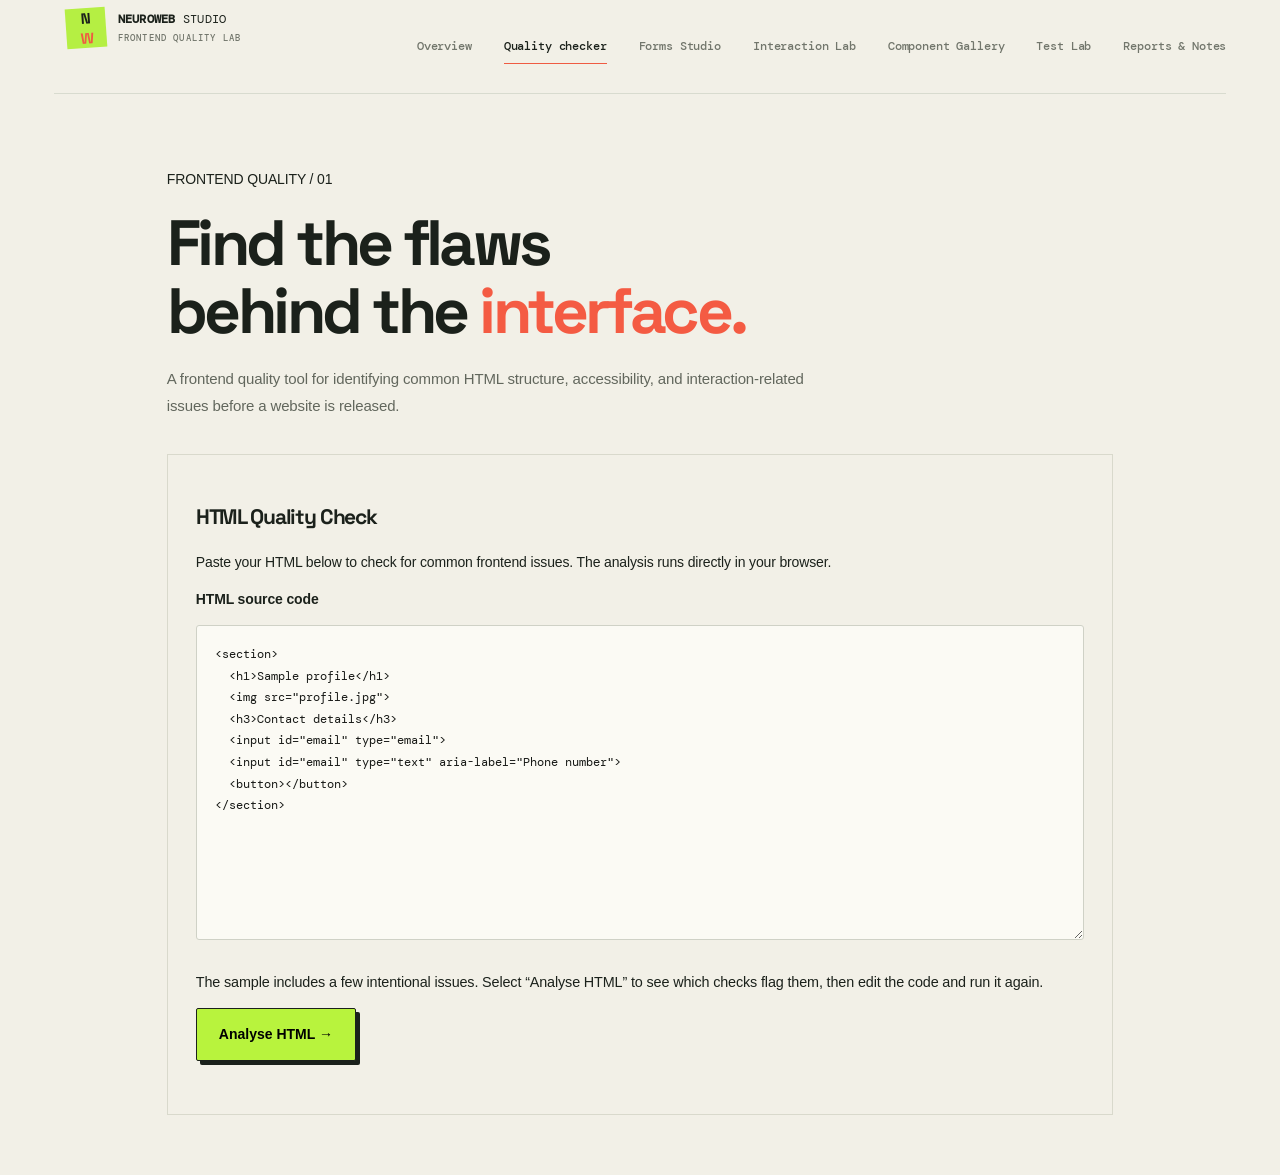
<file: pages/quality-checker.html>
<!DOCTYPE html>
<html lang="en">
<head>
    <meta charset="UTF-8">
    <meta name="viewport" content="width=device-width, initial-scale=1.0">
    <title>Quality Checker | NeuroWeb Studio</title>
    <link rel="stylesheet" href="../assets/styles.css">
    <script src="../assets/app.js" defer></script>
    <style>
        .checker-content {
            max-width: 1100px;
            margin: 0 auto;
            padding: 60px 6%;
        }

        .checker-content h1 {
            font-size: clamp(2.5rem, 5vw, 4.5rem);
            line-height: 1.05;
            margin: 20px 0;
        }

        .checker-content h1 span {
            color: #f45b43;
        }

        .checker-intro {
            max-width: 680px;
            line-height: 1.8;
            margin-bottom: 35px;
        }

        .checker-sample-note {
            margin: 10px 0 14px;
            font-size: 0.9rem;
        }

        .checker-panel {
            padding: 28px;
            border: 1px solid #d9d9cc;
            margin-top: 25px;
        }

        .checker-panel textarea {
            width: 100%;
            min-height: 220px;
            padding: 16px;
            margin: 15px 0;
            border: 1px solid #b8b8ac;
            background: #fffef8;
            font: inherit;
            resize: vertical;
            box-sizing: border-box;
        }

        .checker-button {
            padding: 14px 22px;
            background: #b8f33d;
            border: 1px solid #1b211b;
            box-shadow: 4px 4px 0 #1b211b;
            cursor: pointer;
            font-weight: 700;
        }

        .checker-button:hover {
            transform: translate(-2px, -2px);
            box-shadow: 6px 6px 0 #1b211b;
        }

        #results {
            margin-top: 25px;
            line-height: 1.8;
        }

        .result-item {
            padding: 12px;
            border-bottom: 1px solid #deded3;
        }

        .result-pass {
            color: #28753c;
        }

        .result-warning {
            color: #b44730;
        }

        @media (max-width: 600px) {
            .checker-content {
                padding: 35px 5%;
            }

            .checker-panel {
                padding: 18px;
            }
        }
    </style>
</head>

<body>
    <div class="site-shell">
        <header class="site-header">
            <a class="brand brand-editorial" href="../index.html">
                <span class="brand-mark">N<span>W</span></span>
                <span>NEUROWEB <b>STUDIO</b><small>FRONTEND QUALITY LAB</small></span>
            </a>
            <nav class="top-nav" aria-label="Main navigation">
                <a href="../index.html">Overview</a>
                <a class="active" href="quality-checker.html">Quality checker</a>
                <a href="forms.html">Forms Studio</a>
                <a href="interactions.html">Interaction Lab</a>
                <a href="components.html">Component Gallery</a>
                <a href="test-lab.html">Test Lab</a>
                <a href="reports.html">Reports &amp; Notes</a>
            </nav>
        </header>
    </div>
    <main class="checker-content">

        <p>FRONTEND QUALITY / 01</p>

        <h1>
            Find the flaws<br>
            behind the <span>interface.</span>
        </h1>

        <p class="checker-intro">
            A frontend quality tool for identifying common HTML structure,
            accessibility, and interaction-related issues before a website
            is released.
        </p>

        <section class="checker-panel">
            <h2>HTML Quality Check</h2>

            <p>
                Paste your HTML below to check for common frontend issues.
                The analysis runs directly in your browser.
            </p>

            <label for="htmlInput"><strong>HTML source code</strong></label>

            <textarea
                id="htmlInput"
                placeholder="Paste your HTML code here..."
            ><section>
  <h1>Sample profile</h1>
  <img src="profile.jpg">
  <h3>Contact details</h3>
  <input id="email" type="email">
  <input id="email" type="text" aria-label="Phone number">
  <button></button>
</section></textarea>
            <p class="checker-sample-note">The sample includes a few intentional issues. Select “Analyse HTML” to see which checks flag them, then edit the code and run it again.</p>

            <button
                type="button"
                class="checker-button"
                id="checkButton"
            >
                Analyse HTML →
            </button>

            <div
                id="results"
                aria-live="polite"
            ></div>
        </section>

    </main>

    <script>
        document.getElementById("checkButton").addEventListener("click", function () {
            const html = document.getElementById("htmlInput").value.trim();
            const results = document.getElementById("results");

            results.replaceChildren();

            if (!html) {
                results.textContent = "Please paste some HTML before running the check.";
                return;
            }

            const parser = new DOMParser();
            const doc = parser.parseFromString(html, "text/html");
            const checks = [];

            const images = [...doc.querySelectorAll("img")];
            const missingAlt = images.filter(img => !img.hasAttribute("alt"));

            checks.push({
                label: "Images have alt attributes",
                passed: missingAlt.length === 0,
                detail: missingAlt.length === 0
                    ? "All images have an alt attribute."
                    : `${missingAlt.length} image(s) are missing an alt attribute.`
            });

            const inputs = [
                ...doc.querySelectorAll("input, select, textarea")
            ].filter(el => !["hidden", "submit", "button", "reset"].includes(
                (el.type || "").toLowerCase()
            ));

            const unlabeled = inputs.filter(el => {
                const hasLabel = el.labels && el.labels.length > 0;
                const hasAriaLabel = el.hasAttribute("aria-label") ||
                    el.hasAttribute("aria-labelledby");
                return !hasLabel && !hasAriaLabel;
            });

            checks.push({
                label: "Form controls have accessible names",
                passed: unlabeled.length === 0,
                detail: unlabeled.length === 0
                    ? "All detected form controls have labels or ARIA naming attributes."
                    : `${unlabeled.length} form control(s) may need accessible labels.`
            });

            const ids = [...doc.querySelectorAll("[id]")].map(el => el.id);
            const duplicates = ids.filter((id, index) => ids.indexOf(id) !== index);
            const uniqueDuplicates = [...new Set(duplicates)];

            checks.push({
                label: "IDs are unique",
                passed: uniqueDuplicates.length === 0,
                detail: uniqueDuplicates.length === 0
                    ? "No duplicate IDs found."
                    : `Duplicate ID(s): ${uniqueDuplicates.join(", ")}.`
            });

            const buttons = [...doc.querySelectorAll("button")];
            const unnamedButtons = buttons.filter(button =>
                !button.textContent.trim() &&
                !button.hasAttribute("aria-label") &&
                !button.hasAttribute("aria-labelledby")
            );

            checks.push({
                label: "Buttons have accessible names",
                passed: unnamedButtons.length === 0,
                detail: unnamedButtons.length === 0
                    ? "No unnamed buttons found."
                    : `${unnamedButtons.length} button(s) may need accessible names.`
            });

            const headingLevels = [...doc.querySelectorAll("h1,h2,h3,h4,h5,h6")]
                .map(el => Number(el.tagName.substring(1)));

            let skippedHeading = false;

            for (let i = 1; i < headingLevels.length; i++) {
                if (headingLevels[i] > headingLevels[i - 1] + 1) {
                    skippedHeading = true;
                    break;
                }
            }

            checks.push({
                label: "Heading hierarchy",
                passed: !skippedHeading,
                detail: skippedHeading
                    ? "A heading level may have been skipped."
                    : "No skipped heading levels detected."
            });

            const passedCount = checks.filter(check => check.passed).length;

            const summary = document.createElement("h3");
            summary.textContent = `Results: ${passedCount} of ${checks.length} checks passed`;
            results.appendChild(summary);

            checks.forEach(check => {
                const item = document.createElement("div");
                item.className = "result-item";

                const title = document.createElement("strong");
                title.className = check.passed ? "result-pass" : "result-warning";
                title.textContent = `${check.passed ? "PASS" : "REVIEW"} — ${check.label}`;

                const detail = document.createElement("p");
                detail.textContent = check.detail;

                item.append(title, detail);
                results.appendChild(item);
            });

            const note = document.createElement("p");
            note.textContent =
                "These are basic browser-side checks, not a complete accessibility or security audit.";
            results.appendChild(note);
        });
    </script>
</body>
</html>
</file>
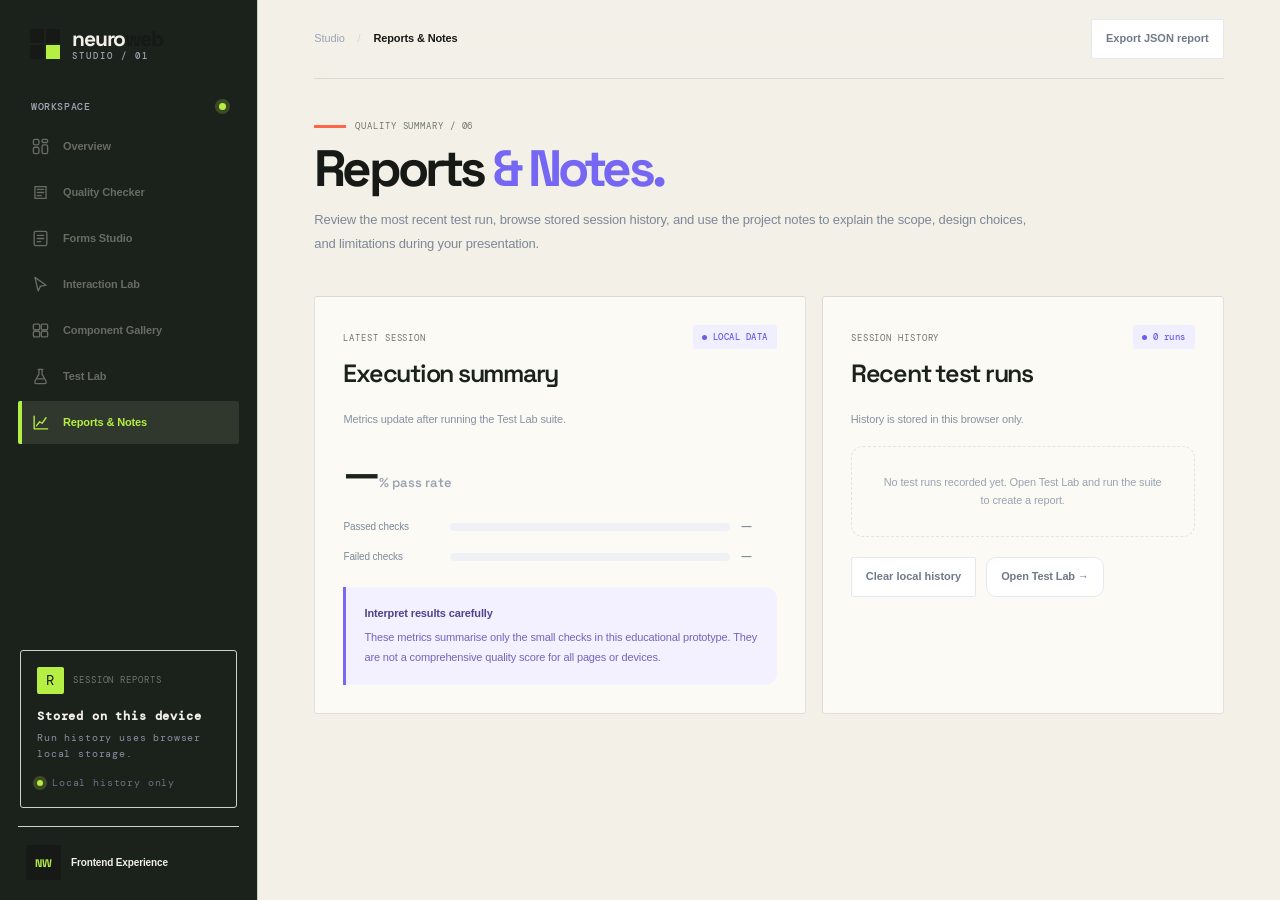
<file: pages/reports.html>
<!DOCTYPE html><html lang="en"><head><meta charset="UTF-8"><meta name="viewport" content="width=device-width,initial-scale=1"><title>Reports & Notes | NeuroWeb</title><link href="https://fonts.googleapis.com/css2?family=DM+Mono:wght@400;500&family=Manrope:wght@400;500;600;700;800&family=Space+Grotesk:wght@400;500;600;700&display=swap" rel="stylesheet"><link rel="stylesheet" href="../assets/styles.css"><script defer src="../assets/app.js"></script></head><body><div class="layout"><aside class="sidebar"><a class="brand" href="../index.html"><span class="brand-symbol"><i></i><i></i><i></i><i></i></span><span>neuro<span>web</span><small>STUDIO / 01</small></span></a><div class="workspace-label">WORKSPACE <span class="live-dot"></span></div><nav class="nav"><a class="nav-link" href="../index.html"><svg viewBox="0 0 24 24"><rect x="3" y="3" width="7" height="7" rx="2"/><rect x="14" y="3" width="7" height="4" rx="1.5"/><rect x="14" y="10" width="7" height="11" rx="2"/><rect x="3" y="13" width="7" height="8" rx="2"/></svg>Overview</a><a class="nav-link" href="quality-checker.html"><svg viewBox="0 0 24 24"><path d="M5 4.5h14v15H5z"/><path d="M8 8h8M8 12h8M8 16h5"/></svg>Quality Checker </a><a class="nav-link" href="forms.html"><svg viewBox="0 0 24 24"><rect x="4" y="3" width="16" height="18" rx="2"/><path d="M8 8h8M8 12h8M8 16h4"/></svg>Forms Studio</a><a class="nav-link" href="interactions.html"><svg viewBox="0 0 24 24"><path d="M5 3l14 10-7 1-3 6z"/></svg>Interaction Lab</a><a class="nav-link" href="components.html"><svg viewBox="0 0 24 24"><rect x="3" y="4" width="8" height="7" rx="1.5"/><rect x="13" y="4" width="8" height="7" rx="1.5"/><rect x="3" y="13" width="8" height="7" rx="1.5"/><rect x="13" y="13" width="8" height="7" rx="1.5"/></svg>Component Gallery</a><a class="nav-link" href="test-lab.html"><svg viewBox="0 0 24 24"><path d="M9 3h6M10 3v6l-5 9a2 2 0 0 0 2 3h10a2 2 0 0 0 2-3l-5-9V3"/><path d="M8 15h8"/></svg>Test Lab</a><a class="nav-link active" href="reports.html"><svg viewBox="0 0 24 24"><path d="M4 20V4M4 20h17"/><path d="M7 16l4-5 3 2 5-7"/></svg>Reports & Notes</a></nav><div class="sidebar-spacer"></div><div class="side-status"><div class="status-head"><span class="status-icon">R</span><span class="eyebrow">SESSION REPORTS</span></div><strong>Stored on this device</strong><p>Run history uses browser local storage.</p><div class="status-line"><i></i> Local history only</div></div><div class="sidebar-foot"><span class="avatar">NW</span><div><strong>Frontend Experience</strong></div></div></aside><main class="main"><header class="topbar"><button class="mobile-menu" id="mobileMenu" aria-label="Open navigation"><svg viewBox="0 0 24 24"><path d="M4 6h16M4 12h16M4 18h16"/></svg></button><div class="crumb">Studio <span>/</span> <strong>Reports & Notes</strong></div><div class="topbar-right"><button class="btn-small" id="exportReport">Export JSON report</button></div></header><section class="page-head section-enter"><div class="eyebrow overline"><span></span> QUALITY SUMMARY / 06</div><h1 class="page-title">Reports <em style="font-style:normal;color:#7566f4">& Notes.</em></h1><p>Review the most recent test run, browse stored session history, and use the project notes to explain the scope, design choices, and limitations during your presentation.</p></section><div class="report-grid"><section class="content-panel"><div class="panel-head"><div><span class="eyebrow">LATEST SESSION</span><h2>Execution summary</h2><p>Metrics update after running the Test Lab suite.</p></div><span class="badge">LOCAL DATA</span></div><div class="report-number"><span id="reportPass">—</span><small>% pass rate</small></div><div class="bar-chart"><div class="bar-row"><span>Passed checks</span><div class="bar-track"><i id="passBar"></i></div><strong id="reportPassed">—</strong></div><div class="bar-row"><span>Failed checks</span><div class="bar-track"><i id="failBar" style="background:linear-gradient(90deg,#ff8b80,#ffc0b6)"></i></div><strong id="reportFailed">—</strong></div></div><div class="note-box" style="margin-top:22px"><strong>Interpret results carefully</strong>These metrics summarise only the small checks in this educational prototype. They are not a comprehensive quality score for all pages or devices.</div></section><section class="content-panel"><div class="panel-head"><div><span class="eyebrow">SESSION HISTORY</span><h2>Recent test runs</h2><p>History is stored in this browser only.</p></div><span class="badge" id="reportRuns">0 runs</span></div><div class="history-list" id="historyList"></div><div class="form-actions"><button class="btn-small" id="clearHistory">Clear local history</button><a class="btn-small" href="test-lab.html">Open Test Lab →</a></div></section></div></main></div><div class="toast" id="toast"></div></body></html>
</file>
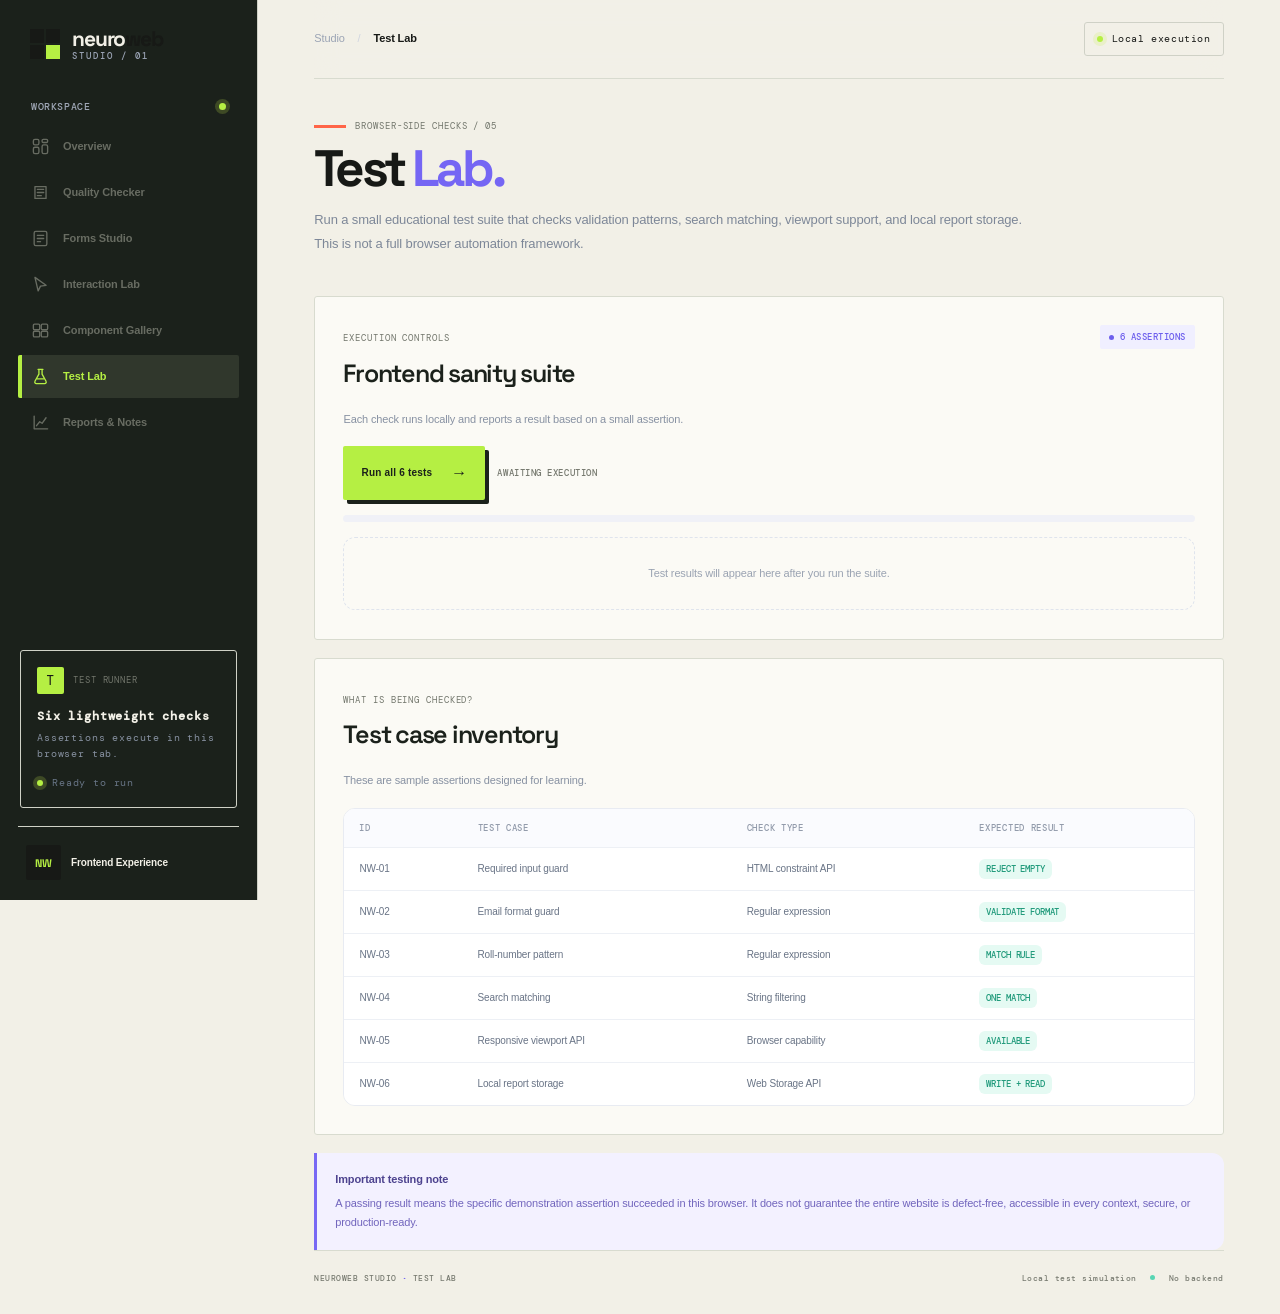
<file: pages/test-lab.html>
<!DOCTYPE html><html lang="en"><head><meta charset="UTF-8"><meta name="viewport" content="width=device-width,initial-scale=1"><title>Test Lab | NeuroWeb</title><link href="https://fonts.googleapis.com/css2?family=DM+Mono:wght@400;500&family=Manrope:wght@400;500;600;700;800&family=Space+Grotesk:wght@400;500;600;700&display=swap" rel="stylesheet"><link rel="stylesheet" href="../assets/styles.css"><script defer src="../assets/app.js"></script></head><body><div class="layout"><aside class="sidebar"><a class="brand" href="../index.html"><span class="brand-symbol"><i></i><i></i><i></i><i></i></span><span>neuro<span>web</span><small>STUDIO / 01</small></span></a><div class="workspace-label">WORKSPACE <span class="live-dot"></span></div><nav class="nav"><a class="nav-link" href="../index.html"><svg viewBox="0 0 24 24"><rect x="3" y="3" width="7" height="7" rx="2"/><rect x="14" y="3" width="7" height="4" rx="1.5"/><rect x="14" y="10" width="7" height="11" rx="2"/><rect x="3" y="13" width="7" height="8" rx="2"/></svg>Overview</a><a class="nav-link" href="quality-checker.html"><svg viewBox="0 0 24 24"><path d="M5 4.5h14v15H5z"/><path d="M8 8h8M8 12h8M8 16h5"/></svg>Quality Checker </a><a class="nav-link" href="forms.html"><svg viewBox="0 0 24 24"><rect x="4" y="3" width="16" height="18" rx="2"/><path d="M8 8h8M8 12h8M8 16h4"/></svg>Forms Studio</a><a class="nav-link" href="interactions.html"><svg viewBox="0 0 24 24"><path d="M5 3l14 10-7 1-3 6z"/></svg>Interaction Lab</a><a class="nav-link" href="components.html"><svg viewBox="0 0 24 24"><rect x="3" y="4" width="8" height="7" rx="1.5"/><rect x="13" y="4" width="8" height="7" rx="1.5"/><rect x="3" y="13" width="8" height="7" rx="1.5"/><rect x="13" y="13" width="8" height="7" rx="1.5"/></svg>Component Gallery</a><a class="nav-link active" href="test-lab.html"><svg viewBox="0 0 24 24"><path d="M9 3h6M10 3v6l-5 9a2 2 0 0 0 2 3h10a2 2 0 0 0 2-3l-5-9V3"/><path d="M8 15h8"/></svg>Test Lab</a><a class="nav-link" href="reports.html"><svg viewBox="0 0 24 24"><path d="M4 20V4M4 20h17"/><path d="M7 16l4-5 3 2 5-7"/></svg>Reports & Notes</a></nav><div class="sidebar-spacer"></div><div class="side-status"><div class="status-head"><span class="status-icon">T</span><span class="eyebrow">TEST RUNNER</span></div><strong>Six lightweight checks</strong><p>Assertions execute in this browser tab.</p><div class="status-line"><i></i> Ready to run</div></div><div class="sidebar-foot"><span class="avatar">NW</span><div><strong>Frontend Experience</strong></div></div></aside><main class="main"><header class="topbar"><button class="mobile-menu" id="mobileMenu" aria-label="Open navigation"><svg viewBox="0 0 24 24"><path d="M4 6h16M4 12h16M4 18h16"/></svg></button><div class="crumb">Studio <span>/</span> <strong>Test Lab</strong></div><div class="topbar-right"><span class="system-pill"><i></i> Local execution</span></div></header><section class="page-head section-enter"><div class="eyebrow overline"><span></span> BROWSER-SIDE CHECKS / 05</div><h1 class="page-title">Test <em style="font-style:normal;color:#7566f4">Lab.</em></h1><p>Run a small educational test suite that checks validation patterns, search matching, viewport support, and local report storage. This is not a full browser automation framework.</p></section><section class="content-panel"><div class="panel-head"><div><span class="eyebrow">EXECUTION CONTROLS</span><h2>Frontend sanity suite</h2><p>Each check runs locally and reports a result based on a small assertion.</p></div><span class="badge">6 ASSERTIONS</span></div><div style="display:flex;gap:12px;align-items:center;flex-wrap:wrap"><button class="btn btn-primary" id="runTests">Run all 6 tests <span>→</span></button><span class="micro-label" id="testProgressLabel">AWAITING EXECUTION</span></div><div class="progress-wrap"><i id="testProgress"></i></div><div id="testResults" class="test-list"><div class="empty-state">Test results will appear here after you run the suite.</div></div><div id="testSummary" class="feedback" role="status"></div></section><section class="content-panel"><div class="panel-head"><div><span class="eyebrow">WHAT IS BEING CHECKED?</span><h2>Test case inventory</h2><p>These are sample assertions designed for learning.</p></div></div><div class="table-wrap"><table><thead><tr><th>ID</th><th>TEST CASE</th><th>CHECK TYPE</th><th>EXPECTED RESULT</th></tr></thead><tbody><tr><td>NW-01</td><td>Required input guard</td><td>HTML constraint API</td><td><span class="status-ok">REJECT EMPTY</span></td></tr><tr><td>NW-02</td><td>Email format guard</td><td>Regular expression</td><td><span class="status-ok">VALIDATE FORMAT</span></td></tr><tr><td>NW-03</td><td>Roll-number pattern</td><td>Regular expression</td><td><span class="status-ok">MATCH RULE</span></td></tr><tr><td>NW-04</td><td>Search matching</td><td>String filtering</td><td><span class="status-ok">ONE MATCH</span></td></tr><tr><td>NW-05</td><td>Responsive viewport API</td><td>Browser capability</td><td><span class="status-ok">AVAILABLE</span></td></tr><tr><td>NW-06</td><td>Local report storage</td><td>Web Storage API</td><td><span class="status-ok">WRITE + READ</span></td></tr></tbody></table></div></section><div class="note-box"><strong>Important testing note</strong>A passing result means the specific demonstration assertion succeeded in this browser. It does not guarantee the entire website is defect-free, accessible in every context, secure, or production-ready.</div><footer class="footer"><span>NEUROWEB STUDIO <b>·</b> TEST LAB</span><span>Local test simulation <span class="footer-dot"></span> No backend</span></footer></main></div><div class="toast" id="toast"></div></body></html>
</file>
<file: assets/styles.css>
@import url('https://fonts.googleapis.com/css2?family=DM+Mono:wght@400;500&family=Manrope:wght@400;500;600;700;800&family=Space+Grotesk:wght@400;500;600;700&display=swap');
:root{--ink:#17202e;--muted:#7d8798;--line:#e7ebf2;--paper:#f7f8fc;--white:#fff;--violet:#7465f4;--mint:#50d6b2;--coral:#ff897f;--blue:#64a9ff;--amber:#efb95f;--shadow:0 18px 48px rgba(35,43,75,.07);--radius:22px}
*{box-sizing:border-box}html{scroll-behavior:smooth}body{margin:0;background:var(--paper);color:var(--ink);font-family:Manrope,Arial,sans-serif;font-size:14px;line-height:1.6;overflow-x:hidden}a{color:inherit;text-decoration:none}button,input,select{font:inherit}button,a{ -webkit-tap-highlight-color:transparent}button{cursor:pointer}.ambient{position:fixed;width:480px;height:480px;border-radius:50%;filter:blur(100px);opacity:.19;pointer-events:none;z-index:-1}.ambient-a{background:#c6c1ff;top:-240px;right:5%}.ambient-b{background:#b8f4e3;bottom:-270px;left:22%}.layout{display:flex;min-height:100vh}.sidebar{width:258px;flex-shrink:0;background:rgba(255,255,255,.88);border-right:1px solid var(--line);padding:27px 18px 20px;display:flex;flex-direction:column;min-height:100vh;position:sticky;top:0;height:100vh;z-index:10;backdrop-filter:blur(20px)}.brand{display:flex;align-items:center;gap:12px;padding:0 12px 33px;font:700 22px 'Space Grotesk',sans-serif;letter-spacing:-1.1px}.brand>span:last-child>span{color:var(--violet)}.brand small{display:block;font:500 9px 'DM Mono',monospace;letter-spacing:2px;color:#9ba4b5;margin-top:-2px}.brand-symbol{width:32px;height:32px;display:grid;grid-template-columns:repeat(2,1fr);gap:3px;transform:rotate(-8deg)}.brand-symbol i{background:var(--violet);border-radius:5px;animation:logoPulse 3s ease-in-out infinite}.brand-symbol i:nth-child(2){background:#a49bff;animation-delay:.2s}.brand-symbol i:nth-child(3){background:#59dabb;animation-delay:.4s}.brand-symbol i:nth-child(4){background:#ff9c91;animation-delay:.6s}.workspace-label{font:500 10px 'DM Mono',monospace;letter-spacing:1.8px;color:#a0a8b7;padding:0 13px 12px;display:flex;align-items:center;justify-content:space-between}.live-dot,.status-line i,.system-pill i{width:7px;height:7px;background:#49d6a8;border-radius:50%;box-shadow:0 0 0 4px #e4faf3}.nav{display:grid;gap:5px}.nav-link{display:flex;align-items:center;gap:13px;padding:12px 13px;border-radius:12px;color:#737e90;font-weight:700;font-size:12px;transition:background .25s,color .25s,transform .25s}.nav-link:hover{background:#f3f1ff;color:var(--violet);transform:translateX(3px)}.nav-link.active{background:#f0efff;color:#5e51e9;box-shadow:inset 3px 0 #7869f8}.nav-link svg,.round-btn svg,.mobile-menu svg,.module-icon svg,.stat-icon svg,.tiny-icon svg,.status-icon svg{width:19px;height:19px;fill:none;stroke:currentColor;stroke-width:1.7;stroke-linecap:round;stroke-linejoin:round;flex-shrink:0}.nav-arrow{margin-left:auto;font-size:16px}.nav-count{margin-left:auto;background:#e4e1ff;color:#685be8;border-radius:7px;padding:2px 7px;font:500 10px 'DM Mono',monospace}.sidebar-spacer{flex:1;min-height:30px}.side-status{padding:16px;border:1px solid #e7e8f2;background:linear-gradient(140deg,#fff,#f9f8ff);border-radius:17px;margin:10px 2px 18px}.status-head{display:flex;align-items:center;gap:9px;margin-bottom:10px}.status-icon{display:grid;place-items:center;width:27px;height:27px;border-radius:9px;background:#e9e6ff;color:var(--violet)}.status-icon svg{width:16px}.eyebrow{font:500 9px 'DM Mono',monospace;letter-spacing:1.5px;color:#9aa3b2}.side-status>strong{font-size:12px}.side-status p{font-size:10px;line-height:1.6;color:#8791a1;margin:4px 0 13px}.status-line{font-size:10px;color:#687586;display:flex;align-items:center;gap:9px}.status-line i{width:6px;height:6px;box-shadow:none}.sidebar-foot{border-top:1px solid var(--line);padding:18px 8px 0;display:flex;align-items:center;gap:10px}.avatar,.user-dot{display:grid;place-items:center;border-radius:12px;width:35px;height:35px;background:linear-gradient(140deg,#8c7cff,#6556ed);color:white;font:700 11px 'Space Grotesk',sans-serif}.sidebar-foot strong{display:block;font-size:10px}.sidebar-foot small{display:block;font-size:9px;color:#99a2b1;margin-top:2px}.main{min-width:0;flex:1;padding:0 clamp(24px,4vw,62px) 26px;max-width:1800px;margin:0 auto}.topbar{height:79px;display:flex;align-items:center;justify-content:space-between;border-bottom:1px solid rgba(225,229,238,.8);margin-bottom:31px}.crumb{font-size:11px;color:#9ba4b4}.crumb span{margin:0 10px;color:#d0d5df}.crumb strong{color:#3e4859;font-weight:700}.topbar-right{display:flex;align-items:center;gap:14px}.system-pill{font-size:10px;color:#657184;background:#fff;border:1px solid var(--line);border-radius:30px;padding:8px 12px;display:flex;align-items:center;gap:9px}.system-pill i{width:6px;height:6px;box-shadow:none}.round-btn{width:34px;height:34px;border-radius:11px;border:1px solid var(--line);background:white;color:#7f8999;display:grid;place-items:center;transition:.2s}.round-btn:hover{color:var(--violet);transform:rotate(8deg)}.round-btn svg{width:17px}.user-dot{width:31px;height:31px;border-radius:50%;font-size:12px}.mobile-menu{display:none;border:0;background:white;border-radius:10px;padding:8px;color:#586274}.mobile-menu svg{width:20px}.hero{display:grid;grid-template-columns:1.12fr .88fr;gap:20px;align-items:center;min-height:410px;padding:12px 0 40px}.hero-copy{position:relative;z-index:1}.overline{display:flex;align-items:center;gap:9px}.overline>span{width:23px;height:2px;background:var(--violet)}.hero-kicker{margin:26px 0 5px;color:#8992a4;font-size:12px;letter-spacing:.3px}.hero h1,.page-title{font:700 clamp(36px,4.1vw,60px)/1.08 'Space Grotesk',sans-serif;letter-spacing:-2.8px;margin:0;color:#1b2433}.hero h1 em{font-style:normal;background:linear-gradient(100deg,#7364f4 8%,#9e75e9 52%,#43cba9 100%);-webkit-background-clip:text;background-clip:text;color:transparent;background-size:200% auto;animation:gradientShift 7s ease infinite}.lead{max-width:560px;font-size:13px;line-height:1.9;color:#7c8798;margin:21px 0 24px}.hero-buttons{display:flex;gap:11px;flex-wrap:wrap}.btn{display:inline-flex;align-items:center;justify-content:center;gap:19px;padding:12px 17px;border-radius:11px;font-size:11px;font-weight:800;transition:transform .25s,box-shadow .25s,background .25s;border:1px solid transparent}.btn:hover{transform:translateY(-3px)}.btn-primary{background:linear-gradient(110deg,#7567f5,#6254e9);color:#fff;box-shadow:0 10px 24px #7669f53a}.btn-primary:hover{box-shadow:0 14px 28px #7669f55c}.btn-secondary{background:#fff;border-color:#e6e9f1;color:#596476}.btn span{font-size:16px}.hero-meta{display:flex;gap:22px;flex-wrap:wrap;margin-top:28px;font:500 9px 'DM Mono',monospace;letter-spacing:.8px;color:#9ca5b4}.hero-meta>span{display:flex;align-items:center;gap:8px}.pulse{width:6px;height:6px;background:#4ed6b2;border-radius:50%;box-shadow:0 0 0 4px #dff9f1;animation:pulse 2s infinite}.hero-art{height:370px;position:relative;isolation:isolate;overflow:hidden;border:1px solid #e8e9f4;border-radius:28px;background:linear-gradient(145deg,#f4f2ff 0%,#fff 48%,#eafaf5 100%);box-shadow:var(--shadow)}.art-grid{position:absolute;inset:0;background-image:linear-gradient(#a5a9d414 1px,transparent 1px),linear-gradient(90deg,#a5a9d414 1px,transparent 1px);background-size:27px 27px;mask-image:linear-gradient(135deg,transparent,#000 20%,#000 80%,transparent)}.art-ring{position:absolute;left:50%;top:47%;border:1px solid #9184f64f;border-radius:50%;transform:translate(-50%,-50%);animation:orbit 28s linear infinite}.ring-one{width:180px;height:180px}.ring-two{width:260px;height:260px;border-style:dashed;animation-duration:38s;animation-direction:reverse}.ring-three{width:335px;height:335px;border-color:#5dd3b54d;animation-duration:48s}.art-core{position:absolute;left:50%;top:47%;width:100px;height:100px;border-radius:30px;background:linear-gradient(140deg,#8174ff,#6152e9);box-shadow:0 22px 48px #7768f65c;transform:translate(-50%,-50%) rotate(-8deg);display:grid;place-items:center;animation:coreFloat 5s ease-in-out infinite}.core-logo{font:700 29px 'Space Grotesk',sans-serif;color:#fff;letter-spacing:-2px;transform:rotate(8deg)}.core-logo span{color:#77f0ce}.core-scan{position:absolute;inset:8px;border:1px solid #ffffff55;border-radius:24px;transform:rotate(0deg)}.floating-card{position:absolute;background:#ffffffd9;backdrop-filter:blur(16px);border:1px solid #fff;border-radius:14px;padding:12px 14px;display:flex;gap:10px;align-items:center;box-shadow:0 12px 35px #3e4c7014;animation:float 6s ease-in-out infinite}.float-a{left:5%;top:19%}.float-b{right:4%;bottom:20%;animation-delay:-2.5s}.tiny-icon{width:30px;height:30px;display:grid;place-items:center;border-radius:10px}.tiny-icon svg{width:16px}.tiny-icon.mint{color:#25a988;background:#dff9f1}.tiny-icon.violet{color:#7062ed;background:#efedff}.floating-card small{display:block;font:500 8px 'DM Mono',monospace;color:#9ca5b4;letter-spacing:.7px}.floating-card strong{font-size:10px;display:block;margin-top:3px}.floating-card strong b{color:#b5bbc7}.art-label{position:absolute;bottom:20px;left:0;right:0;text-align:center;font:500 8px 'DM Mono',monospace;letter-spacing:2px;color:#a5a7bd}.art-label b{color:#6cddba;margin:0 8px}.section-block{margin:20px 0 39px}.section-heading{display:flex;align-items:end;justify-content:space-between;gap:20px;margin-bottom:18px}.section-heading h2{font:600 clamp(20px,2vw,27px)/1.25 'Space Grotesk',sans-serif;letter-spacing:-.8px;margin:7px 0 0}.section-heading>p{font-size:11px;color:#8c96a6;margin:0 0 3px}.micro-label{font:500 9px 'DM Mono',monospace;letter-spacing:1px;color:#a2a9b7}.stats-grid{display:grid;grid-template-columns:repeat(4,minmax(0,1fr));gap:13px}.stat-card{background:#fff;border:1px solid #e9ecf3;border-radius:17px;padding:18px 18px 15px;position:relative;overflow:hidden;transition:transform .3s,box-shadow .3s}.stat-card:hover{transform:translateY(-5px);box-shadow:var(--shadow)}.stat-icon{width:34px;height:34px;display:grid;place-items:center;background:#e9f9f4;color:#36b99a;border-radius:11px;margin-bottom:16px}.stat-icon svg{width:18px}.stat-icon.purple{background:#efedff;color:#7768f4}.stat-icon.coral{background:#fff0ee;color:#ef8176}.stat-icon.blue{background:#edf5ff;color:#5d9df4}.stat-card>span{font:500 8px 'DM Mono',monospace;letter-spacing:.8px;color:#9ba4b2;display:block}.stat-card>strong{display:block;font:600 31px 'Space Grotesk',sans-serif;letter-spacing:-1px;margin:2px 0}.stat-card>small{font-size:10px;color:#8993a3}.stat-line{height:3px;border-radius:3px;background:#f0f1f7;margin-top:15px;overflow:hidden}.stat-line i{display:block;height:100%;background:linear-gradient(90deg,#7768f4,#58d5b3);border-radius:3px;animation:lineGrow 1.3s ease both}.module-grid{display:grid;grid-template-columns:repeat(3,minmax(0,1fr));gap:14px}.module-card{position:relative;overflow:hidden;min-height:224px;border:1px solid #e7eaf2;background:#fff;border-radius:19px;padding:21px;transition:transform .32s,box-shadow .32s,border-color .32s;animation:rise .7s both}.module-card:nth-child(2){animation-delay:.07s}.module-card:nth-child(3){animation-delay:.14s}.module-card:nth-child(4){animation-delay:.21s}.module-card:nth-child(5){animation-delay:.28s}.module-card:nth-child(6){animation-delay:.35s}.module-card:hover{transform:translateY(-6px);box-shadow:0 20px 44px #313a650e;border-color:#d6d1ff}.module-top{display:flex;justify-content:space-between;align-items:center;margin-bottom:19px}.module-icon{width:39px;height:39px;border-radius:13px;display:grid;place-items:center;background:#e4faf3;color:#25ae8c}.module-icon svg{width:19px}.module-icon.purple{background:#efedff;color:#7365f3}.module-icon.coral{background:#fff0ee;color:#ee8178}.module-icon.blue{background:#edf5ff;color:#5c9ef3}.module-icon.mint{background:#e4faf3;color:#29ad8e}.module-icon.amber{background:#fff5e4;color:#d89c38}.module-arrow{font-size:17px;color:#b3bac6;transition:transform .25s,color .25s}.module-card:hover .module-arrow{transform:translate(3px,-3px);color:var(--violet)}.module-card h3{font:600 20px 'Space Grotesk',sans-serif;letter-spacing:-.6px;margin:7px 0}.module-card p{font-size:11px;line-height:1.8;color:#8791a2;margin:0 0 17px;max-width:340px}.module-link{font-size:10px;font-weight:800;color:#6659e9;display:flex;align-items:center;gap:12px}.module-link b{font-size:16px;transition:transform .2s}.module-card:hover .module-link b{transform:translateX(4px)}.module-watermark{position:absolute;right:10px;bottom:-30px;font:700 110px 'Space Grotesk',sans-serif;color:#f7f6ff;z-index:0;pointer-events:none}.module-feature>*:not(.module-watermark){position:relative;z-index:1}.footer{border-top:1px solid #e6e9f1;padding:22px 0 5px;display:flex;justify-content:space-between;gap:15px;flex-wrap:wrap;color:#a1a9b7;font:500 8px 'DM Mono',monospace;letter-spacing:.7px}.footer b{color:#6f61f1}.footer-dot{display:inline-block;width:5px;height:5px;background:#58d5b3;border-radius:50%;margin:0 8px 1px}.toast{position:fixed;right:25px;bottom:25px;max-width:360px;padding:14px 18px;border-radius:13px;background:#1e2738;color:white;box-shadow:0 15px 40px #151a2b30;font-size:12px;z-index:100;opacity:0;transform:translateY(12px);pointer-events:none;transition:.3s}.toast.show{opacity:1;transform:translateY(0)}.page-head{padding:10px 0 26px}.page-head .page-title{font-size:clamp(34px,4vw,52px);margin:12px 0}.page-head p{color:#7d8798;font-size:13px;max-width:720px;line-height:1.9}.content-panel{background:white;border:1px solid var(--line);border-radius:20px;padding:24px;margin-bottom:18px;box-shadow:0 8px 30px #313a6505}.panel-head{display:flex;justify-content:space-between;align-items:center;gap:14px;margin-bottom:18px}.panel-head h2,.panel-head h3{font:600 21px 'Space Grotesk',sans-serif;letter-spacing:-.6px;margin:4px 0}.panel-head p{color:#8791a2;font-size:11px;margin:0}.badge{display:inline-flex;align-items:center;gap:6px;padding:6px 9px;border-radius:8px;background:#f0efff;color:#6d5fed;font:500 9px 'DM Mono',monospace;letter-spacing:.5px}.badge:before{content:"";width:5px;height:5px;border-radius:50%;background:currentColor}.form-grid{display:grid;grid-template-columns:repeat(2,minmax(0,1fr));gap:17px}.field{display:grid;gap:7px}.field label{font-size:11px;font-weight:800;color:#536073}.field input,.field select,.field textarea,.search-input{width:100%;border:1px solid #e2e7ef;border-radius:10px;background:#fbfcff;padding:12px 13px;color:#293446;outline:0;transition:border .2s,box-shadow .2s}.field input:focus,.field select:focus,.field textarea:focus,.search-input:focus{border-color:#8e82fa;box-shadow:0 0 0 4px #7567f518}.field input::placeholder,.field textarea::placeholder{color:#b0b7c3}.field small{font-size:10px;color:#9aa3b2}.field.full{grid-column:1/-1}.field textarea{min-height:90px;resize:vertical}.form-actions{display:flex;gap:10px;align-items:center;flex-wrap:wrap;margin-top:20px}.btn-small{border:1px solid #e5e8f0;background:white;color:#6f7989;padding:10px 14px;border-radius:10px;font-size:11px;font-weight:800}.feedback{font-size:11px;margin-top:14px;padding:11px 13px;border-radius:10px;display:none}.feedback.show{display:block;animation:rise .3s}.feedback.success{background:#e9faf4;color:#20866d}.feedback.error{background:#fff0ee;color:#bd5c54}.filter-row{display:flex;gap:10px;flex-wrap:wrap;align-items:center;margin-bottom:18px}.filter-chip{border:1px solid #e6e9f1;background:white;color:#778294;padding:8px 12px;border-radius:30px;font-size:10px;font-weight:800}.filter-chip.active{background:#7465f4;border-color:#7465f4;color:white}.atlas-grid{display:grid;grid-template-columns:repeat(2,minmax(0,1fr));gap:11px}.atlas-item{padding:15px;border:1px solid #e8ebf2;border-radius:13px;display:flex;gap:13px;align-items:flex-start;transition:.25s;background:#fff}.atlas-item:hover{border-color:#d4d0ff;transform:translateY(-2px);box-shadow:0 10px 24px #41486d0a}.atlas-num{font:500 10px 'DM Mono',monospace;color:#7465f4;background:#f0efff;border-radius:8px;padding:7px 8px}.atlas-item strong{display:block;font-size:11px}.atlas-item p{font-size:10px;color:#8993a3;margin:4px 0 0;line-height:1.6}.atlas-item small{display:inline-block;margin-top:7px;font:500 8px 'DM Mono',monospace;color:#98a1af;text-transform:uppercase;letter-spacing:.7px}.demo-grid{display:grid;grid-template-columns:repeat(2,minmax(0,1fr));gap:16px}.demo-card{border:1px solid #e8ebf2;border-radius:16px;padding:19px;background:linear-gradient(145deg,#fff,#fcfcff);min-width:0}.demo-card h3{font:600 17px 'Space Grotesk',sans-serif;margin:0 0 5px}.demo-card p{font-size:11px;color:#8791a2;line-height:1.7;margin:0 0 16px}.demo-stage{border-radius:12px;background:#f5f6fb;min-height:120px;padding:15px;display:flex;align-items:center;justify-content:center;gap:10px;flex-wrap:wrap}.demo-button{border:0;background:#7365f2;color:white;padding:10px 13px;border-radius:9px;font-size:10px;font-weight:800;transition:.2s}.demo-button:hover{transform:translateY(-2px);box-shadow:0 8px 16px #7365f236}.demo-button.ghost{background:white;border:1px solid #e3e7f0;color:#687486}.demo-button.coral{background:#ff8b80}.demo-button.mint{background:#43cba9}.demo-output{font:500 10px 'DM Mono',monospace;color:#717c8e;text-align:center;width:100%;min-height:18px}.traffic-light{width:46px;background:#1c2431;padding:7px;border-radius:15px;display:grid;gap:6px}.light{width:32px;height:32px;border-radius:50%;background:#39404c;opacity:.3}.light.red.on{background:#ff5f60;opacity:1;box-shadow:0 0 16px #ff5f6080}.light.yellow.on{background:#ffcf5b;opacity:1;box-shadow:0 0 16px #ffcf5b80}.light.green.on{background:#48d8a8;opacity:1;box-shadow:0 0 16px #48d8a880}.product-demo{background:white;border:1px solid #e6e9f1;border-radius:12px;padding:13px;width:180px;transition:.3s}.product-demo:hover{transform:translateY(-4px) rotate(-1deg);box-shadow:0 12px 24px #252c4a12}.product-art{height:55px;border-radius:8px;background:linear-gradient(135deg,#e5e0ff,#d7f7ee);display:grid;place-items:center;color:#7365f2;font:700 22px 'Space Grotesk',sans-serif}.product-demo strong{display:block;font-size:11px;margin-top:9px}.product-demo small{display:block;font-size:9px;color:#929aaa;margin:3px 0 10px}.product-demo .demo-button{width:100%}.signal-controls{display:flex;gap:6px}.search-result-list{width:100%;display:grid;gap:7px}.search-result{background:white;border:1px solid #e5e9f1;border-radius:8px;padding:8px 10px;font-size:10px;display:flex;justify-content:space-between;gap:8px}.search-result small{color:#8f98a7}.gallery-frame{width:100%;max-width:350px;height:130px;border-radius:13px;display:grid;place-items:center;font:700 23px 'Space Grotesk',sans-serif;color:white;letter-spacing:-1px;transition:background .3s,transform .3s}.gallery-controls{display:flex;gap:8px;margin-top:12px}.component-samples{display:grid;grid-template-columns:1fr 1fr;gap:12px}.sample-card{border:1px solid #e7eaf2;border-radius:13px;padding:15px;background:white}.sample-card h4{margin:0 0 8px;font:600 14px 'Space Grotesk',sans-serif}.sample-card p{font-size:10px;color:#8791a2;margin:0}.sample-nav{display:flex;gap:6px;flex-wrap:wrap}.sample-nav span{background:#f1efff;color:#6e60e9;padding:7px 9px;border-radius:7px;font-size:9px;font-weight:800}.sample-nav span:nth-child(2){background:#e5faf3;color:#269c7f}.sample-nav span:nth-child(3){background:#fff0ee;color:#d66f64}.report-grid{display:grid;grid-template-columns:1.1fr .9fr;gap:16px}.report-number{font:600 42px 'Space Grotesk',sans-serif;letter-spacing:-2px}.report-number small{font-size:13px;color:#9aa3b2;letter-spacing:0}.bar-chart{display:grid;gap:14px;margin-top:20px}.bar-row{display:grid;grid-template-columns:95px 1fr 35px;align-items:center;gap:12px;font-size:10px;color:#7e899a}.bar-track{height:8px;border-radius:8px;background:#f0f1f7;overflow:hidden}.bar-track i{height:100%;display:block;width:0;background:linear-gradient(90deg,#7566f4,#55d7b4);border-radius:8px;transition:width 1s cubic-bezier(.2,.8,.2,1)}.history-list{display:grid;gap:9px}.history-item{display:flex;align-items:center;gap:11px;border:1px solid #e8ebf2;border-radius:11px;padding:11px}.history-dot{width:9px;height:9px;border-radius:50%;background:#51d2ad;box-shadow:0 0 0 4px #e7faf4}.history-item strong{font-size:10px;display:block}.history-item small{font-size:9px;color:#969eac}.history-item .history-time{margin-left:auto;font:500 9px 'DM Mono',monospace;color:#9ba4b2}.note-box{border-left:3px solid #7868f4;background:#f3f1ff;padding:17px 18px;border-radius:0 12px 12px 0;color:#7165bd;font-size:11px;line-height:1.8}.note-box strong{display:block;color:#4d438f;margin-bottom:4px}.table-wrap{overflow:auto;border:1px solid #e8ebf2;border-radius:12px}table{width:100%;border-collapse:collapse;min-width:480px;background:white}th,td{text-align:left;padding:13px 15px;border-bottom:1px solid #edf0f5;font-size:10px}th{background:#fafbfe;font:500 9px 'DM Mono',monospace;letter-spacing:.7px;color:#929bab}td{color:#697486}tr:last-child td{border-bottom:0}.status-ok{color:#229b7c;background:#e5faf3;border-radius:6px;padding:4px 7px;font:500 9px 'DM Mono',monospace}.status-pending{color:#b88735;background:#fff5e3;border-radius:6px;padding:4px 7px;font:500 9px 'DM Mono',monospace}.progress-wrap{height:7px;background:#f0f1f7;border-radius:10px;overflow:hidden;margin:15px 0}.progress-wrap i{display:block;height:100%;width:0;background:linear-gradient(90deg,#7767f5,#53d5b2);transition:width .3s}.test-list{display:grid;gap:9px}.test-row{display:flex;align-items:center;gap:12px;padding:13px;border:1px solid #e8ebf2;border-radius:12px}.test-id{font:500 10px 'DM Mono',monospace;color:#7667ef;background:#f0efff;padding:7px 8px;border-radius:8px}.test-info{flex:1}.test-info strong{display:block;font-size:11px}.test-info small{display:block;font-size:10px;color:#929bab;margin-top:3px}.test-state{font:500 9px 'DM Mono',monospace;color:#9ba4b2}.test-state.pass{color:#239e7f}.test-state.fail{color:#d65f57}.test-state.run{color:#7465f4}.empty-state{padding:27px;text-align:center;color:#9aa3b2;font-size:11px;border:1px dashed #dfe4ed;border-radius:12px}.section-enter{animation:rise .7s cubic-bezier(.2,.8,.2,1) both}.reveal{opacity:0;transform:translateY(18px);transition:opacity .7s,transform .7s}.reveal.visible{opacity:1;transform:none}@keyframes rise{from{opacity:0;transform:translateY(14px)}to{opacity:1;transform:translateY(0)}}@keyframes float{0%,100%{transform:translateY(0)}50%{transform:translateY(-9px)}}@keyframes coreFloat{0%,100%{transform:translate(-50%,-50%) rotate(-8deg)}50%{transform:translate(-50%,-54%) rotate(-3deg)}}@keyframes orbit{to{transform:translate(-50%,-50%) rotate(360deg)}}@keyframes pulse{0%,100%{box-shadow:0 0 0 4px #dff9f1}50%{box-shadow:0 0 0 7px #dff9f150}}@keyframes logoPulse{0%,100%{transform:scale(1)}50%{transform:scale(.88)}}@keyframes gradientShift{0%,100%{background-position:0% 50%}50%{background-position:100% 50%}}@keyframes lineGrow{from{width:0}}@media(max-width:1200px){.sidebar{width:225px}.hero{grid-template-columns:1fr .8fr}.hero-art{height:330px}.stats-grid{grid-template-columns:repeat(2,1fr)}.module-grid{grid-template-columns:repeat(2,1fr)}}@media(max-width:900px){.sidebar{position:fixed;left:-270px;top:0;transition:left .3s;box-shadow:20px 0 40px #1820361a}.sidebar.open{left:0}.mobile-menu{display:grid;place-items:center;margin-right:12px}.topbar{justify-content:flex-start}.crumb{flex:1}.topbar-right{gap:8px}.system-pill{display:none}.hero{grid-template-columns:1fr}.hero-art{max-width:600px;width:100%;margin:5px auto 0}.hero{padding-bottom:24px}.report-grid{grid-template-columns:1fr}}@media(max-width:600px){.main{padding:0 17px 20px}.topbar{height:66px;margin-bottom:20px}.topbar-right{margin-left:auto}.hero h1{font-size:39px;letter-spacing:-2px}.hero-art{height:290px}.float-a{left:3%;top:12%}.float-b{right:2%;bottom:15%}.floating-card{padding:9px}.floating-card strong{font-size:9px}.ring-three{width:285px;height:285px}.ring-two{width:220px;height:220px}.ring-one{width:150px;height:150px}.art-core{width:80px;height:80px;border-radius:24px}.core-logo{font-size:24px}.hero-meta{gap:12px}.stats-grid,.module-grid,.demo-grid,.form-grid,.atlas-grid,.component-samples{grid-template-columns:1fr}.section-heading{align-items:flex-start;flex-direction:column;gap:8px}.module-card{min-height:205px}.page-head .page-title{font-size:38px}.content-panel{padding:17px}.field.full{grid-column:auto}.footer{font-size:7px}.footer span:last-child{line-height:1.8}.bar-row{grid-template-columns:78px 1fr 28px;gap:7px}.test-row{align-items:flex-start}.test-state{margin-left:auto}.report-number{font-size:35px}}
@media(prefers-reduced-motion:reduce){*,*::before,*::after{animation-duration:.01ms!important;animation-iteration-count:1!important;scroll-behavior:auto!important;transition-duration:.01ms!important}}

/* =========================================================
   NEUROWEB / ART DIRECTION 02 — editorial motion system
   Replace the old pastel SaaS look with ink, paper, acid-lime
   and vermilion. All existing component classes are retained.
   ========================================================= */
:root{
 --ink:#171916;--muted:#777a70;--line:#d9dbd1;--paper:#f3f2e9;--white:#fbfaf4;
 --violet:#c7f04b;--mint:#c7f04b;--coral:#ff6548;--blue:#a7b7a1;--amber:#e6b84d;
 --shadow:0 22px 60px rgba(23,25,22,.09);--radius:4px;
 --acid:#c7f04b;--signal:#ff6548;--deep:#171916;
}
html{scroll-padding-top:28px}
body{background:var(--paper);color:var(--deep);font-family:Manrope,Arial,sans-serif;letter-spacing:-.01em}
::selection{background:var(--acid);color:var(--deep)}
.ambient{display:none}
.sidebar{background:#e9e9df;border-right:1px solid #cfd1c6;backdrop-filter:none;padding-top:25px}
.brand{font-size:21px;letter-spacing:-1.4px;padding-bottom:38px}
.brand>span:last-child>span{color:var(--deep)}
.brand small,.eyebrow,.workspace-label,.micro-label,.hero-meta,.art-label,.floating-card small{font-family:'DM Mono',monospace}
.brand-symbol{transform:rotate(0);gap:2px;width:30px;height:30px}
.brand-symbol i{border-radius:0;background:var(--deep)!important;animation:tileTick 2.4s steps(2,end) infinite}
.brand-symbol i:nth-child(2){animation-delay:.15s}.brand-symbol i:nth-child(3){animation-delay:.3s}.brand-symbol i:nth-child(4){background:var(--acid)!important;animation-delay:.45s}
.nav{gap:3px}.nav-link{border-radius:3px;color:#686c62;padding:12px 13px;font-size:11px;transition:background .22s,color .22s,transform .22s;position:relative;overflow:hidden}
.nav-link:before{content:'';position:absolute;left:0;bottom:0;width:0;height:2px;background:var(--acid);transition:width .28s}
.nav-link:hover{background:#dedfd3;color:var(--deep);transform:translateX(4px)}.nav-link:hover:before{width:100%}
.nav-link.active{background:var(--deep);color:var(--white);box-shadow:none}.nav-link.active:before{width:4px;height:100%;top:0;bottom:auto;background:var(--acid)}
.nav-count{background:var(--acid);color:var(--deep);border-radius:2px}
.side-status{background:transparent;border:1px solid #cfd1c6;border-radius:3px}.status-icon{background:var(--acid);color:var(--deep);border-radius:2px}
.live-dot,.status-line i,.system-pill i,.pulse{background:var(--acid);box-shadow:0 0 0 4px #c7f04b33}
.sidebar-foot{border-color:#cfd1c6}.avatar,.user-dot{background:var(--deep);border-radius:2px;color:var(--acid)}
.main{padding-left:clamp(24px,4.4vw,72px);padding-right:clamp(24px,4.4vw,72px)}
.topbar{border-color:#d8d9cf}.crumb strong{color:var(--deep)}.system-pill,.round-btn{background:transparent;border-color:#cfd1c6;border-radius:3px;color:var(--deep)}.round-btn:hover{background:var(--acid);color:var(--deep);transform:translateY(-2px) rotate(0)}
.hero{min-height:430px;gap:clamp(18px,3vw,48px);padding-top:22px}
.hero-kicker{font-family:'DM Mono',monospace;text-transform:uppercase;letter-spacing:1.3px;font-size:10px;color:#696d63}
.hero h1,.page-title{font-family:'Space Grotesk',sans-serif;font-size:clamp(42px,5.2vw,76px);line-height:.99;letter-spacing:-.075em;color:var(--deep);font-weight:700}
.hero h1 em{background:none;color:var(--deep);position:relative;display:inline-block;font-style:normal;z-index:0;white-space:nowrap}
.hero h1 em:after{content:'';position:absolute;left:-2px;right:-4px;bottom:3px;height:.28em;background:var(--acid);z-index:-1;transform:scaleX(0);transform-origin:left;animation:markerDraw .9s .6s cubic-bezier(.2,.8,.2,1) forwards}
.overline>span{background:var(--signal);width:32px;height:3px}.overline .eyebrow{color:#666a60}
.lead{color:#686c62;max-width:490px;font-size:13px}
.btn{border-radius:3px;padding:13px 17px;font-size:10px;letter-spacing:.02em;transition:transform .25s cubic-bezier(.2,.8,.2,1),background .2s,color .2s,box-shadow .2s;position:relative;overflow:hidden}
.btn:after{content:'';position:absolute;inset:0;background:var(--acid);transform:translateY(105%);transition:transform .3s cubic-bezier(.2,.8,.2,1);z-index:0}.btn:hover:after{transform:translateY(0)}.btn>*{position:relative;z-index:1}.btn:hover{transform:translateY(-3px);box-shadow:5px 5px 0 var(--deep)}
.btn-primary{background:var(--deep);color:var(--white);box-shadow:none}.btn-primary:hover{background:var(--deep);color:var(--deep);box-shadow:5px 5px 0 var(--deep)}.btn-secondary{background:transparent;border-color:#bfc2b6;color:var(--deep)}
.hero-meta{color:#777a70;font-size:9px;letter-spacing:.3px}.hero-art{border:1px solid #cfd1c6;border-radius:3px;background:#e7e8dc;box-shadow:8px 8px 0 #d3d5c9;overflow:hidden}
.art-grid{background-image:linear-gradient(#1719160c 1px,transparent 1px),linear-gradient(90deg,#1719160c 1px,transparent 1px);background-size:23px 23px}
.art-ring{border-color:#17191640;border-radius:0;transform:translate(-50%,-50%) rotate(45deg);animation:frameOrbit 24s linear infinite}.ring-one{width:142px;height:142px}.ring-two{width:230px;height:230px;border-style:dashed}.ring-three{width:320px;height:320px;border-color:#17191630}
.art-core{width:100px;height:100px;border-radius:2px;background:var(--acid);box-shadow:8px 8px 0 var(--deep);transform:translate(-50%,-50%) rotate(0);animation:coreTilt 6s ease-in-out infinite}.core-logo{color:var(--deep);transform:none;font-size:32px}.core-logo span{color:var(--signal)}.core-scan{border:1px solid #17191650;border-radius:0}
.floating-card{border:1px solid #cfd1c6;border-radius:3px;background:#fbfaf4;box-shadow:4px 4px 0 #17191615;backdrop-filter:none}.tiny-icon{border-radius:2px}.tiny-icon.mint{background:var(--acid);color:var(--deep)}.tiny-icon.violet{background:#e7e8dc;color:var(--deep)}.floating-card small{color:#777a70}.floating-card strong{color:var(--deep)}.art-label{color:#696d63}.art-label b{color:var(--signal)}
.section-block{margin:30px 0 48px}.section-heading{border-bottom:1px solid #d4d6cb;padding-bottom:13px}.section-heading h2{font-size:clamp(23px,2.3vw,32px);letter-spacing:-1.5px}.section-heading>p{color:#777a70}.micro-label{color:#777a70;letter-spacing:1.5px}
.stats-grid{gap:12px}.stat-card,.content-panel,.module-card,.feature-card,.gallery-card,.test-panel,.report-card,.atlas-card{background:var(--white);border:1px solid #d9dbd1;border-radius:3px;box-shadow:none;transition:transform .3s cubic-bezier(.2,.8,.2,1),box-shadow .3s,border-color .3s}
.stat-card{padding:20px 19px 17px}.stat-card:before{content:'';position:absolute;left:0;top:0;width:3px;height:0;background:var(--acid);transition:height .35s}.stat-card:hover:before{height:100%}.stat-card:hover,.module-card:hover,.feature-card:hover,.gallery-card:hover,.atlas-card:hover{transform:translateY(-5px);box-shadow:6px 6px 0 #17191614;border-color:#b7bbae}
.stat-icon{border-radius:2px;background:#e9eade;color:var(--deep)}.stat-card:nth-child(2) .stat-icon,.stat-card:nth-child(4) .stat-icon{background:var(--acid)}
.progress-track,.test-progress{background:#e5e6dc;border-radius:0}.progress-fill{background:var(--deep);border-radius:0}.tag,.chip,.badge{border-radius:2px}
.content-panel{padding:clamp(18px,2.2vw,29px)}.panel-title,.module-card h3,.feature-card h3{font-family:'Space Grotesk',sans-serif;letter-spacing:-.7px}
input,select,textarea{border-radius:3px!important;border-color:#cfd1c6!important;background:#fbfaf4!important;color:var(--deep)!important}input:focus,select:focus,textarea:focus{outline:2px solid var(--acid)!important;outline-offset:1px;box-shadow:none!important}
button:not(.btn){border-radius:3px} .feedback{border-radius:3px}
.footer,.page-footer{border-color:#d4d6cb;color:#777a70}
/* Motion hooks added by app.js */
.motion-reveal{opacity:0;transform:translateY(24px);clip-path:inset(0 0 12% 0);transition:opacity .75s cubic-bezier(.2,.8,.2,1),transform .75s cubic-bezier(.2,.8,.2,1),clip-path .75s cubic-bezier(.2,.8,.2,1)}
.motion-reveal.is-visible{opacity:1;transform:translateY(0);clip-path:inset(0 0 0 0)}
.motion-reveal[data-motion="slide-left"]{transform:translateX(-28px)}.motion-reveal[data-motion="slide-left"].is-visible{transform:translateX(0)}
.motion-reveal[data-motion="scale"]{transform:scale(.96);clip-path:none}.motion-reveal[data-motion="scale"].is-visible{transform:scale(1)}
.word-pop{display:inline-block;opacity:0;transform:translateY(.55em) rotate(2deg);filter:blur(5px);animation:wordRise .72s cubic-bezier(.2,.8,.2,1) forwards;animation-delay:calc(var(--word-index, 0) * 55ms)}
.section-heading h2:after{content:'';display:inline-block;width:8px;height:8px;background:var(--signal);margin-left:9px;vertical-align:middle;transform:rotate(45deg)}
.nav-link svg{transition:transform .25s}.nav-link:hover svg{transform:rotate(-8deg) scale(1.08)}
@keyframes markerDraw{to{transform:scaleX(1)}}
@keyframes wordRise{to{opacity:1;transform:translateY(0) rotate(0);filter:blur(0)}}
@keyframes tileTick{0%,100%{transform:scale(1)}50%{transform:scale(.78)}}
@keyframes frameOrbit{from{transform:translate(-50%,-50%) rotate(45deg)}to{transform:translate(-50%,-50%) rotate(405deg)}}
@keyframes coreTilt{0%,100%{transform:translate(-50%,-50%) rotate(-3deg)}50%{transform:translate(-50%,-50%) rotate(3deg)}}
@media(max-width:1000px){.hero{grid-template-columns:1fr}.hero-art{max-width:600px;width:100%;margin:5px auto 0}.hero h1,.page-title{font-size:clamp(42px,8vw,68px)}}
@media(max-width:700px){.sidebar{background:#e9e9df}.main{padding-left:20px;padding-right:20px}.hero{padding-top:5px}.hero-art{height:320px}.ring-three{width:270px;height:270px}.floating-card{padding:9px}.section-heading{align-items:start;flex-direction:column;gap:8px}.stats-grid{grid-template-columns:repeat(2,minmax(0,1fr))}}
@media(prefers-reduced-motion:reduce){*,*::before,*::after{animation-duration:.01ms!important;animation-iteration-count:1!important;scroll-behavior:auto!important;transition-duration:.01ms!important}.motion-reveal{opacity:1;transform:none;filter:none;clip-path:none}.word-pop{opacity:1;transform:none;filter:none}}


/* NEUROWEB STUDIO — editorial identity refresh */
:root{--ink:#1b211b;--muted:#72766c;--line:#d8dbcf;--paper:#f2f0e7;--white:#fbfaf5;--violet:#b5ef43;--mint:#b5ef43;--coral:#ef5b42;--blue:#6e8ee6;--amber:#d7a83c;--shadow:0 20px 55px rgba(31,37,26,.08);--radius:3px;--acid:#b5ef43;--red:#ef5b42;--night:#1b211b}
html{scroll-behavior:smooth}body{font-family:'DM Sans',sans-serif;background:var(--paper);color:var(--ink)}h1,h2,h3,.brand,.hero h1,.section-heading h2{font-family:'Space Grotesk',sans-serif;letter-spacing:-.055em}a{transition:color .2s ease,background .2s ease,transform .25s ease}button,.btn{border-radius:2px!important;transition:transform .25s cubic-bezier(.2,.8,.2,1),background .2s,color .2s,box-shadow .2s}.btn-primary{background:var(--acid)!important;color:var(--night)!important;box-shadow:4px 4px 0 var(--night)!important;font-weight:800}.btn-primary:hover{transform:translate(-2px,-2px);box-shadow:7px 7px 0 var(--night)!important}.btn-secondary{border:1px solid var(--ink)!important;background:transparent!important}.sidebar{background:var(--night)!important;color:#f2f0e7!important;border-radius:0!important}.sidebar .brand{color:#f2f0e7}.sidebar .nav-link{border-radius:2px}.sidebar .nav-link.active,.sidebar .nav-link:hover{background:#30372c!important;color:var(--acid)!important}.ambient{display:none!important}.topbar{background:rgba(242,240,231,.88)!important;border-color:var(--line)!important;backdrop-filter:blur(12px)}.module-card,.stat-card,.content-panel,.report-card,.atlas-item,.feature-card{border-radius:3px!important;box-shadow:none!important;border:1px solid var(--line)!important;background:var(--white)!important;transition:transform .3s cubic-bezier(.2,.8,.2,1),border-color .2s,box-shadow .2s}.module-card:hover,.feature-card:hover{transform:translateY(-5px)!important;border-color:var(--ink)!important;box-shadow:6px 6px 0 var(--acid)!important}.eyebrow,.micro-label,.workspace-label,.hero-meta,.hero-kicker,.module-top,.footer,.system-pill,.side-status,.stat-card>span{font-family:'DM Mono',monospace!important;letter-spacing:.06em}.hero h1{font-size:clamp(3.4rem,6vw,6.3rem)!important;line-height:.94!important}.hero h1 em,.hero h1 i{color:var(--red)!important;font-style:normal}.hero{border-bottom:1px solid var(--line)}.hero-art{background:#e4e5d9!important;border-radius:0!important;overflow:hidden}.art-ring{border-color:rgba(27,33,27,.28)!important}.art-core{background:var(--acid)!important;color:var(--night)!important}.floating-card{border-radius:2px!important;box-shadow:5px 5px 0 var(--night)!important}.stat-line i{background:var(--acid)!important}.module-icon,.stat-icon{border-radius:2px!important}.footer{border-color:var(--line)!important}.toast{border-radius:2px!important;background:var(--night)!important;color:var(--paper)!important}
/* New editorial homepage */
.editorial-home,.checker-page{background:var(--paper);min-height:100vh}.site-shell{max-width:1440px;margin:0 auto;padding:0 5.1vw}.site-header{height:94px;display:flex;align-items:center;justify-content:space-between;border-bottom:1px solid var(--line);gap:28px}.brand-editorial{display:flex;align-items:center;gap:12px;color:var(--ink);text-decoration:none;font:700 12px 'DM Mono',monospace;letter-spacing:.02em;white-space:nowrap}.brand-editorial b{font-weight:400}.brand-editorial small{display:block;font-size:9px;color:var(--muted);letter-spacing:.13em;margin-top:5px}.brand-mark{width:40px;height:40px;background:var(--acid);display:grid;place-items:center;position:relative;font:700 15px 'Space Grotesk',sans-serif;letter-spacing:-.1em;color:var(--ink);transform:rotate(-4deg)}.brand-mark span{color:var(--red)}.top-nav{display:flex;gap:clamp(14px,2.5vw,36px);align-items:center}.top-nav a{font:500 12px 'DM Mono',monospace;text-decoration:none;color:var(--muted);padding:9px 0;border-bottom:1px solid transparent}.top-nav a:hover,.top-nav a.active{color:var(--ink);border-color:var(--red)}.header-cta{background:var(--ink);color:var(--paper);padding:13px 16px;text-decoration:none;font:500 11px 'DM Mono',monospace;white-space:nowrap}.header-cta span{color:var(--acid);margin-left:13px}.editorial-hero{padding-top:28px}.hero-index{display:flex;align-items:center;gap:10px;font:10px 'DM Mono',monospace;letter-spacing:.1em;color:var(--muted)}.index-line{width:26px;height:2px;background:var(--red)}.hero-year{margin-left:auto}.hero-grid{display:grid;grid-template-columns:1.08fr .92fr;gap:5vw;align-items:center;padding:clamp(48px,8vw,112px) 0 78px}.hero-main{position:relative;z-index:1}.editorial-eyebrow{font:10px 'DM Mono',monospace;letter-spacing:.1em;color:var(--red);margin:0 0 23px}.kinetic-title{font-size:clamp(3.6rem,7.5vw,7.5rem);line-height:.88;letter-spacing:-.085em;margin:0;max-width:800px}.kinetic-title em,.problem-copy h2 em,.solution-head h2 em,.workflow-head h2 em,.closing-cta h2 em{font-style:normal;color:var(--red)}.period{color:var(--red)}.hero-description{max-width:530px;font-size:16px;line-height:1.75;color:#575d52;margin:30px 0}.hero-actions{display:flex;align-items:center;gap:25px}.hero-actions .btn,.run-audit{display:inline-flex;align-items:center;gap:25px;text-decoration:none;padding:16px 20px;font:700 12px 'DM Mono',monospace}.hero-actions .btn span,.run-audit span{font-size:17px}.text-link{font:11px 'DM Mono',monospace;color:var(--ink);text-decoration:none;border-bottom:1px solid var(--red);padding-bottom:5px}.text-link span{color:var(--red);padding-left:8px}.hero-footnote{display:flex;align-items:center;gap:9px;margin-top:46px;font:9px 'DM Mono',monospace;letter-spacing:.06em;color:var(--muted)}.status-pip{width:7px;height:7px;background:var(--acid);border:1px solid var(--ink);display:inline-block;border-radius:50%;box-shadow:0 0 0 3px rgba(181,239,67,.24)}.footnote-sep{color:var(--red)}.hero-visual{height:clamp(360px,43vw,560px);background:#e5e5d8;position:relative;overflow:hidden;border:1px solid #c9ccbd;isolation:isolate}.hero-visual:before,.hero-visual:after{content:'';position:absolute;inset:0;background-image:linear-gradient(rgba(27,33,27,.07) 1px,transparent 1px),linear-gradient(90deg,rgba(27,33,27,.07) 1px,transparent 1px);background-size:28px 28px;mask-image:linear-gradient(135deg,black,transparent 85%);z-index:-1}.visual-top,.visual-bottom{position:absolute;left:22px;right:22px;display:flex;justify-content:space-between;font:9px 'DM Mono',monospace;letter-spacing:.08em;color:#6b7065}.visual-top{top:20px}.visual-bottom{bottom:20px}.visual-live{color:var(--ink)}.visual-live i{display:inline-block;width:6px;height:6px;border-radius:50%;background:var(--acid);border:1px solid var(--ink);margin-right:6px}.orbit{position:absolute;border:1px solid rgba(27,33,27,.4);border-radius:50%;left:50%;top:49%;transform:translate(-50%,-50%) rotate(-22deg)}.orbit-a{width:68%;height:68%;animation:orbitSpin 28s linear infinite}.orbit-b{width:82%;height:43%;transform:translate(-50%,-50%) rotate(52deg);border-color:rgba(239,91,66,.75);animation:orbitSpin 21s linear infinite reverse}.orbit-c{width:43%;height:85%;transform:translate(-50%,-50%) rotate(67deg);border-style:dashed;animation:orbitSpin 36s linear infinite}.visual-core{position:absolute;left:50%;top:49%;width:150px;height:150px;transform:translate(-50%,-50%) rotate(-7deg);background:var(--acid);border:1px solid var(--ink);box-shadow:8px 8px 0 var(--ink);display:flex;flex-direction:column;align-items:center;justify-content:center;animation:coreFloat 5s ease-in-out infinite}.visual-core>span{font:700 44px 'Space Grotesk',sans-serif;letter-spacing:-.1em}.visual-core small{font:8px 'DM Mono',monospace;line-height:1.5;letter-spacing:.1em;margin-top:6px}.visual-tag{position:absolute;background:var(--paper);border:1px solid var(--ink);padding:10px 12px;font:9px 'DM Mono',monospace;box-shadow:3px 3px 0 var(--ink);animation:tagFloat 4s ease-in-out infinite}.tag-square{width:7px;height:7px;display:inline-block;background:var(--red);margin-right:7px}.tag-red{background:var(--blue)}.tag-lime{background:var(--acid);border:1px solid var(--ink)}.tag-a{top:26%;left:8%}.tag-b{right:7%;top:43%;animation-delay:-1.3s}.tag-c{left:15%;bottom:24%;animation-delay:-2.2s}.crosshair{position:absolute;width:15px;height:15px}.crosshair:before,.crosshair:after{content:'';position:absolute;background:var(--red)}.crosshair:before{width:15px;height:1px;top:7px}.crosshair:after{height:15px;width:1px;left:7px}.crosshair-one{top:22%;right:18%}.crosshair-two{bottom:23%;right:20%}.hero-ticker{overflow:hidden;border-top:1px solid var(--line);border-bottom:1px solid var(--line);padding:16px 0}.ticker-track{display:flex;align-items:center;justify-content:space-around;gap:35px;min-width:950px;animation:tickerMove 30s linear infinite;font:10px 'DM Mono',monospace;letter-spacing:.11em}.ticker-track b{font-size:15px;color:var(--red)}.problem-section,.solution-section,.workflow-section{display:grid;grid-template-columns:.32fr 1fr;gap:4vw;padding:clamp(75px,10vw,140px) 0;border-bottom:1px solid var(--line)}.section-index{font:10px 'DM Mono',monospace;color:var(--red);letter-spacing:.1em;display:flex;gap:14px;align-items:flex-start;padding-top:11px}.section-index span{color:var(--muted)}.problem-copy{max-width:850px}.problem-copy h2,.solution-head h2,.workflow-head h2,.closing-cta h2{font-size:clamp(2.7rem,5.2vw,5.3rem);line-height:.98;letter-spacing:-.075em;margin:0}.problem-copy>p{max-width:730px;font-size:16px;line-height:1.8;color:#62675d;margin:30px 0}.problem-note{display:flex;align-items:center;gap:12px;padding-top:18px;border-top:1px solid var(--line);font:10px 'DM Mono',monospace;letter-spacing:.03em}.note-symbol{font-size:24px;color:var(--red)}.problem-stamp{grid-column:2;display:flex;align-items:center;gap:13px;background:var(--acid);border:1px solid var(--ink);padding:20px 24px;margin-top:28px;font:10px 'DM Mono',monospace;letter-spacing:.1em;width:max-content;max-width:100%;box-shadow:5px 5px 0 var(--ink)}.stamp-x,.stamp-equals{font-size:22px;color:var(--red)}.problem-stamp strong{font-weight:700}.solution-section{grid-template-columns:.32fr 1fr}.solution-head{display:flex;justify-content:space-between;gap:30px;align-items:end;margin-bottom:45px}.solution-head>p,.workflow-head>p{max-width:300px;color:var(--muted);font-size:14px;line-height:1.7;margin:0 0 5px}.feature-grid{grid-column:2;display:grid;grid-template-columns:repeat(2,minmax(0,1fr));gap:12px}.feature-card{position:relative;min-height:320px;padding:25px;color:var(--ink);text-decoration:none;overflow:hidden;border:1px solid var(--line);background:var(--white);display:flex;flex-direction:column}.feature-card.feature-main{grid-row:span 2;min-height:500px;background:#e5e5d8}.feature-number{font:9px 'DM Mono',monospace;letter-spacing:.1em;color:var(--muted)}.feature-icon{display:grid;place-items:center;width:38px;height:38px;border:1px solid var(--ink);background:var(--acid);font-size:22px;margin:27px 0 18px}.icon-red{background:#ef5b42;color:var(--paper)}.icon-blue{background:#8ba3ef}.icon-lime{background:var(--acid)}.feature-card h3{font-size:27px;line-height:1.05;margin:0 0 13px;letter-spacing:-.06em}.feature-card p{font-size:13px;line-height:1.7;color:#6a6e63;max-width:420px;margin:0 0 25px}.feature-link{font:10px 'DM Mono',monospace;margin-top:auto;border-top:1px solid var(--line);padding-top:17px}.feature-link b{float:right;color:var(--red);font-size:15px}.feature-graphic{margin-top:35px;border:1px solid #bfc3b5;background:#f4f2e9;padding:20px;display:flex;flex-direction:column;gap:10px;font:11px 'DM Mono',monospace;position:relative;min-height:150px}.feature-graphic span:first-child,.feature-graphic span:last-of-type{color:#7b8174}.feature-graphic .code-alert{color:var(--red);background:#f8ded6;padding:9px}.feature-graphic i{position:absolute;width:8px;height:8px;border:1px solid var(--red);right:15px;top:15px}.mini-form-art,.mini-interaction-art,.mini-test-art,.mini-chart-art{height:65px;display:flex;align-items:center;gap:7px;margin-top:10px}.mini-form-art span{height:25px;width:32%;border:1px solid #c7cabd;background:#f5f3eb}.mini-form-art i{font-style:normal;background:var(--red);color:white;padding:6px 10px}.mini-interaction-art i{width:31px;height:31px;border:1px solid var(--ink);border-radius:50%;background:var(--acid)}.mini-interaction-art i:nth-child(2){background:var(--red)}.mini-interaction-art i:nth-child(3){background:var(--blue)}.mini-interaction-art span,.mini-chart-art span{font:8px 'DM Mono',monospace;color:var(--muted);margin-left:auto}.mini-test-art span{font:9px 'DM Mono',monospace;border:1px solid #c9cebd;padding:9px 12px}.mini-test-art span:first-child,.mini-test-art span:nth-child(2){background:#e6f1d2}.mini-chart-art{align-items:end;border-bottom:1px solid var(--line);padding:0 8px}.mini-chart-art i{width:13%;background:var(--acid);border:1px solid var(--ink);height:35%}.mini-chart-art i:nth-child(2){height:65%}.mini-chart-art i:nth-child(3){height:47%}.mini-chart-art i:nth-child(4){height:90%}.workflow-section{grid-template-columns:.32fr 1fr}.workflow-head{display:flex;justify-content:space-between;align-items:end;gap:30px}.workflow-steps{grid-column:2;display:grid;grid-template-columns:repeat(4,1fr);margin-top:50px;border-top:1px solid var(--line)}.workflow-steps article{padding:22px 18px 0 0;border-right:1px solid var(--line);margin-right:18px}.workflow-steps article:last-child{border:0;margin:0}.workflow-steps article>span{font:10px 'DM Mono',monospace;color:var(--red)}.workflow-steps h3{font-size:23px;margin:25px 0 9px}.workflow-steps p{font-size:12px;line-height:1.7;color:var(--muted);max-width:190px}.closing-cta{display:flex;justify-content:space-between;align-items:center;gap:30px;padding:90px 0}.closing-cta .eyebrow{font:10px 'DM Mono',monospace;letter-spacing:.1em;color:var(--red)}.closing-cta h2{font-size:clamp(2.6rem,5vw,5rem);margin-top:20px}.closing-cta .btn{padding:18px 22px;text-decoration:none;font:700 11px 'DM Mono',monospace;white-space:nowrap}.site-footer{display:flex;align-items:center;justify-content:space-between;gap:20px;border-top:1px solid var(--line);padding:25px 0;font:9px 'DM Mono',monospace;letter-spacing:.08em;color:var(--muted)}.brand-footer{font-size:10px}.brand-footer .brand-mark{width:30px;height:30px;font-size:12px}.brand-footer span:last-child{color:var(--ink)}.site-footer>a:last-child{color:var(--ink);text-decoration:none}.site-footer>a:last-child:hover{color:var(--red)}
/* Markup checker */
.checker-main{padding:70px 0 100px}.checker-kicker{font:10px 'DM Mono',monospace;letter-spacing:.1em;color:var(--red);display:flex;align-items:center;gap:12px}.checker-main>h1{font:700 clamp(3.8rem,7vw,7rem)/.9 'Space Grotesk',sans-serif;letter-spacing:-.085em;margin:25px 0}.checker-main>h1 em{font-style:normal;color:var(--red)}.checker-intro{max-width:620px;color:#62675d;font-size:15px;line-height:1.8;margin-bottom:48px}.checker-layout{display:grid;grid-template-columns:1fr 1fr;gap:14px;align-items:stretch}.checker-input-panel,.checker-results-panel{border:1px solid var(--line);background:var(--white);padding:clamp(20px,3vw,34px);min-width:0}.panel-head,.results-top{display:flex;justify-content:space-between;align-items:flex-start;gap:15px}.panel-head h2,.results-top h2{font:600 25px 'Space Grotesk',sans-serif;letter-spacing:-.05em;margin:9px 0 22px}.eyebrow{font:9px 'DM Mono',monospace;letter-spacing:.1em;color:var(--muted)}.button-quiet{border:1px solid var(--line);background:transparent;color:var(--ink);font:10px 'DM Mono',monospace;padding:10px 12px;cursor:pointer}.button-quiet:hover{background:var(--acid);border-color:var(--ink)}#htmlInput{width:100%;height:315px;resize:vertical;background:#20251f;color:#e9eedf;border:1px solid #20251f;padding:18px;font:12px/1.8 'DM Mono',monospace;outline:none;tab-size:2}#htmlInput:focus{box-shadow:0 0 0 3px rgba(181,239,67,.55)}.input-help{font-size:11px;color:var(--muted);line-height:1.6;margin:10px 0 20px}.run-audit{border:1px solid var(--ink);cursor:pointer}.privacy-note{font:9px 'DM Mono',monospace;color:var(--muted);letter-spacing:.08em;margin:17px 0 0}.privacy-note span{color:var(--red);padding:0 5px}.audit-status{font:9px 'DM Mono',monospace;padding:8px 10px;border:1px solid var(--line);white-space:nowrap}.audit-status.done{background:var(--acid);border-color:var(--ink)}.score-row{display:flex;align-items:center;gap:20px;padding:20px 0 25px;border-bottom:1px solid var(--line)}.score-ring{width:91px;height:91px;flex:0 0 91px;border:1px solid var(--ink);border-radius:50%;display:flex;flex-direction:column;align-items:center;justify-content:center;background:conic-gradient(var(--acid) 0deg,#e7e7dc 0deg);position:relative}.score-ring:after{content:'';position:absolute;inset:7px;border:1px solid rgba(27,33,27,.18);border-radius:50%}.score-ring strong{font:700 25px 'Space Grotesk',sans-serif;z-index:1}.score-ring span{font:8px 'DM Mono',monospace;z-index:1}.score-copy strong{font:600 17px 'Space Grotesk',sans-serif}.score-copy p{font-size:11px;line-height:1.6;color:var(--muted);margin:7px 0 0}.result-counts{display:grid;grid-template-columns:repeat(3,1fr);padding:22px 0;border-bottom:1px solid var(--line)}.result-counts>div{display:flex;flex-direction:column;gap:6px;border-right:1px solid var(--line);padding-left:15px}.result-counts>div:first-child{padding-left:0}.result-counts>div:last-child{border:0}.result-counts strong{font:600 27px 'Space Grotesk',sans-serif}.result-counts span{font:8px 'DM Mono',monospace;color:var(--muted);letter-spacing:.04em}.findings-heading{display:flex;justify-content:space-between;gap:10px;font:9px 'DM Mono',monospace;letter-spacing:.08em;margin:22px 0 12px}.findings-heading span:last-child{color:var(--muted)}.audit-findings{display:flex;flex-direction:column;gap:8px;max-height:350px;overflow:auto}.empty-findings{display:flex;gap:13px;padding:18px;border:1px dashed var(--line);align-items:center}.empty-findings span{font:10px 'DM Mono',monospace;color:var(--red)}.empty-findings p{font-size:11px;color:var(--muted)}.finding{padding:13px;border:1px solid var(--line);display:grid;grid-template-columns:55px 1fr;gap:12px;animation:resultIn .35s both}.finding-level{font:8px 'DM Mono',monospace;align-self:start;padding:6px 5px;text-align:center;background:#f5d8d0;color:#8b2b1c}.finding-level.warning{background:#f6e7bb;color:#77520b}.finding-level.pass{background:#e5f0d0;color:#344d17}.finding h3{font:600 13px 'DM Sans',sans-serif;letter-spacing:0;margin:0 0 5px}.finding p{font-size:11px;line-height:1.55;color:var(--muted);margin:0}.finding code{font:10px 'DM Mono',monospace;color:var(--red);overflow-wrap:anywhere}.copy-report{margin-top:15px}.copy-report:disabled{opacity:.4;cursor:not-allowed}.scope-note{display:flex;gap:15px;align-items:flex-start;border:1px solid var(--line);margin-top:18px;padding:19px;background:#e7e7db}.scope-icon{display:grid;place-items:center;width:24px;height:24px;border:1px solid var(--ink);border-radius:50%;font:12px 'DM Mono',monospace;flex-shrink:0}.scope-note p{font-size:11px;line-height:1.7;color:#656a5f;margin:0}.scope-note strong{color:var(--ink)}.sr-only{position:absolute;width:1px;height:1px;padding:0;margin:-1px;overflow:hidden;clip:rect(0,0,0,0);white-space:nowrap;border:0}
.word-pop{display:inline-block;animation:wordEnter .65s cubic-bezier(.2,.8,.2,1) both;animation-delay:calc(var(--word-index,0)*65ms)}.motion-reveal{opacity:0;transform:translateY(22px);transition:opacity .7s ease,transform .7s cubic-bezier(.2,.8,.2,1)}.motion-reveal.is-visible{opacity:1;transform:translateY(0)}@keyframes wordEnter{from{opacity:0;transform:translateY(28px) rotate(2deg);filter:blur(5px)}to{opacity:1;transform:translateY(0) rotate(0);filter:blur(0)}}@keyframes orbitSpin{to{rotate:360deg}}@keyframes coreFloat{0%,100%{translate:0 0;rotate:-7deg}50%{translate:0 -10px;rotate:-2deg}}@keyframes tagFloat{0%,100%{translate:0 0}50%{translate:0 -7px}}@keyframes tickerMove{to{transform:translateX(-50%)}}@keyframes resultIn{from{opacity:0;transform:translateY(8px)}to{opacity:1;transform:translateY(0)}}
@media(max-width:900px){.site-shell{padding:0 24px}.top-nav{gap:13px}.top-nav a{font-size:10px}.hero-grid{grid-template-columns:1fr;gap:45px;padding:65px 0}.hero-main{max-width:800px}.hero-visual{height:420px;max-width:650px;width:100%;justify-self:center}.problem-section,.solution-section,.workflow-section{grid-template-columns:1fr;gap:28px}.section-index{padding:0}.problem-stamp,.feature-grid,.workflow-steps{grid-column:1}.solution-head,.workflow-head{align-items:flex-start;flex-direction:column}.checker-layout{grid-template-columns:1fr}.checker-main{padding-top:50px}.closing-cta{align-items:flex-start;flex-direction:column}.site-footer{flex-wrap:wrap}.feature-card.feature-main{min-height:430px}}
@media(max-width:600px){.site-shell{padding:0 17px}.site-header{height:auto;min-height:78px;flex-wrap:wrap;padding:14px 0;gap:14px}.brand-editorial{font-size:10px}.brand-mark{width:34px;height:34px}.top-nav{order:3;width:100%;overflow:auto;padding:6px 0 2px;justify-content:space-between}.header-cta{font-size:9px;padding:11px}.hero-index{font-size:8px}.hero-grid{padding:52px 0}.kinetic-title{font-size:clamp(3.2rem,15vw,5rem)}.hero-description{font-size:14px}.hero-actions{align-items:flex-start;flex-direction:column;gap:20px}.hero-visual{height:350px}.visual-core{width:120px;height:120px}.visual-core>span{font-size:35px}.visual-tag{font-size:8px;padding:8px}.hero-footnote{font-size:7px;flex-wrap:wrap}.problem-section,.solution-section,.workflow-section{padding:65px 0}.problem-copy h2,.solution-head h2,.workflow-head h2{font-size:clamp(2.8rem,12vw,4rem)}.problem-stamp{font-size:8px;padding:14px;gap:8px}.feature-grid{grid-template-columns:1fr}.feature-card,.feature-card.feature-main{min-height:300px;grid-row:auto}.workflow-steps{grid-template-columns:repeat(2,1fr);row-gap:25px}.workflow-steps article:nth-child(2){border-right:0}.closing-cta{padding:65px 0}.closing-cta h2{font-size:3rem}.site-footer{align-items:flex-start;flex-direction:column;gap:18px}.checker-main>h1{font-size:clamp(3.3rem,15vw,5rem)}.checker-input-panel,.checker-results-panel{padding:18px}.panel-head h2,.results-top h2{font-size:22px}#htmlInput{height:260px;font-size:11px}.result-counts span{font-size:7px}.score-ring{width:75px;height:75px;flex-basis:75px}.score-ring strong{font-size:21px}}
@media(prefers-reduced-motion:reduce){*,*::before,*::after{animation-duration:.01ms!important;animation-iteration-count:1!important;scroll-behavior:auto!important;transition-duration:.01ms!important}.motion-reveal{opacity:1;transform:none}.word-pop{animation:none}}

/* NeuroWeb Studio — landing-page layout refinement */
.site-shell{width:min(100%,1680px);padding-inline:clamp(22px,4.2vw,72px)}
.problem-section{grid-template-columns:minmax(150px,220px) minmax(0,1fr);column-gap:clamp(28px,4vw,64px);row-gap:30px;align-items:start}
.problem-copy{width:100%;max-width:980px;min-width:0}
.problem-copy h2{max-width:100%;font-size:clamp(2.8rem,5.2vw,5.4rem);line-height:.98;letter-spacing:-.075em;text-wrap:balance}
.problem-copy>p{max-width:760px;font-size:clamp(14px,1.05vw,17px);line-height:1.85}
.problem-note{max-width:100%;margin-top:30px;gap:14px;flex-wrap:wrap}
.problem-stamp{grid-column:2;justify-self:start;margin-top:24px;max-width:100%;box-shadow:6px 6px 0 var(--ink)}
.solution-section,.workflow-section{column-gap:clamp(28px,4vw,64px)}
.feature-grid{gap:14px}
.feature-card{min-width:0}
.hero-grid{gap:clamp(32px,4.5vw,72px)}
.hero-main{min-width:0}
.kinetic-title{font-size:clamp(3.5rem,6.1vw,6.8rem);line-height:.94;letter-spacing:-.085em}
.hero-description{max-width:650px}
@media(max-width:900px){.problem-section{grid-template-columns:1fr;column-gap:0}.problem-stamp{grid-column:1}.problem-copy h2{font-size:clamp(2.8rem,8vw,4.7rem)}}
@media(max-width:600px){.site-shell{padding-inline:18px}.problem-copy h2{font-size:clamp(2.5rem,11vw,3.8rem)}.problem-note{font-size:10px}.problem-stamp{gap:8px;padding:14px 12px;flex-wrap:wrap}.kinetic-title{font-size:clamp(3.1rem,14vw,4.7rem)}}

/* Restrained entrance motion for page content and editorial headlines */
@keyframes nw-title-reveal{from{opacity:0;transform:translateY(16px)}to{opacity:1;transform:translateY(0)}}
@keyframes nw-visual-reveal{from{opacity:0;transform:translateY(12px) scale(.98)}to{opacity:1;transform:translateY(0) scale(1)}}
.reveal{opacity:0;transform:translateY(18px);transition:opacity .65s ease,transform .65s cubic-bezier(.2,.8,.2,1);transition-delay:var(--reveal-delay,0ms)}
.reveal.visible{opacity:1;transform:translateY(0)}
.editorial-home .hero-main{animation:nw-title-reveal .75s cubic-bezier(.2,.8,.2,1) both}
.editorial-home .hero-visual{animation:nw-visual-reveal .9s .12s cubic-bezier(.2,.8,.2,1) both}
body:not(.editorial-home) .page-title{animation:nw-title-reveal .7s cubic-bezier(.2,.8,.2,1) both}
@media(min-width:601px) and (max-width:900px){.site-header{height:auto;min-height:94px;flex-wrap:wrap;padding:14px 0;gap:14px 20px}.top-nav{order:3;flex:0 0 100%;width:100%;overflow:auto;padding:6px 0 2px;justify-content:space-between}.header-cta{margin-left:auto}}
@media(prefers-reduced-motion:reduce){html{scroll-behavior:auto}.reveal,.reveal.visible{opacity:1;transform:none;transition:none}.editorial-home .hero-main,.editorial-home .hero-visual,body:not(.editorial-home) .page-title{animation:none}.editorial-home .orbit,.editorial-home .visual-core,.editorial-home .visual-tag{animation:none!important}}
@media(min-width:901px){
  .editorial-home .site-shell{padding-inline:clamp(24px,3.4vw,48px)}
  .editorial-home .hero-grid{gap:clamp(30px,3.8vw,56px);padding:clamp(42px,6vw,82px) 0 58px}
  .editorial-home .problem-section,.editorial-home .solution-section,.editorial-home .workflow-section{padding-block:clamp(58px,7vw,92px)}
  .editorial-home .closing-cta{padding-block:68px}
}
@media(max-width:900px){
  .editorial-home .hero-grid{padding-block:48px 54px}
  .editorial-home .problem-section,.editorial-home .solution-section,.editorial-home .workflow-section{padding-block:58px}
  .editorial-home .closing-cta{padding-block:58px}
}
@media(max-width:600px){
  .editorial-home .site-shell{padding-inline:18px}
  .editorial-home .hero-grid{padding-block:40px 42px}
  .editorial-home .problem-section,.editorial-home .solution-section,.editorial-home .workflow-section{padding-block:48px}
  .editorial-home .closing-cta{padding-block:48px}
}
@media(max-width:900px){
  .editorial-home,.editorial-home .site-shell,.editorial-home main,.editorial-home main>section{width:100%;min-width:0}
  .editorial-home .site-shell{padding-inline:clamp(16px,4vw,28px)}
  .editorial-home .problem-section,.editorial-home .solution-section,.editorial-home .workflow-section{grid-template-columns:minmax(0,1fr);column-gap:0}
  .editorial-home .problem-copy,.editorial-home .solution-head,.editorial-home .workflow-head,.editorial-home .feature-grid,.editorial-home .workflow-steps{min-width:0;grid-column:1}
  .editorial-home .problem-stamp{grid-column:1;max-width:100%}
}
@media(max-width:600px){
  .editorial-home .site-shell{padding-inline:16px}
}
</file>
